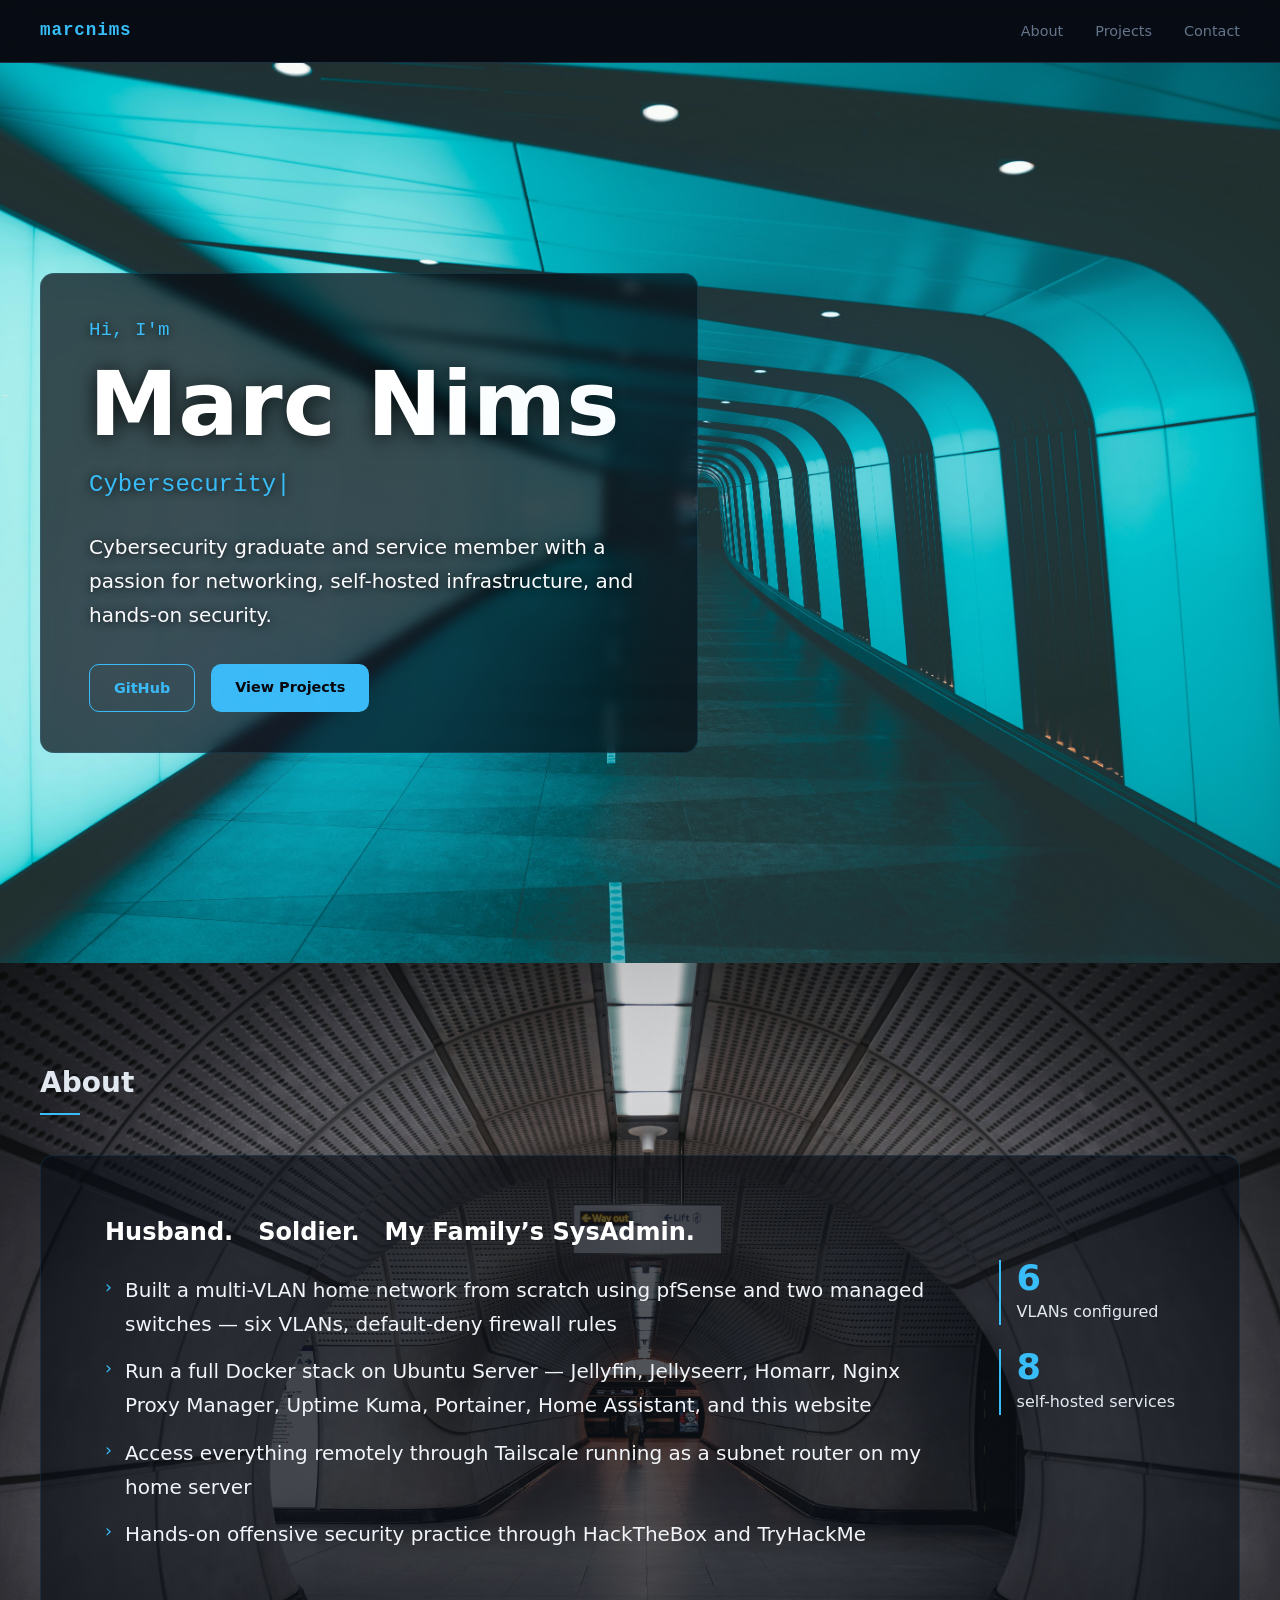
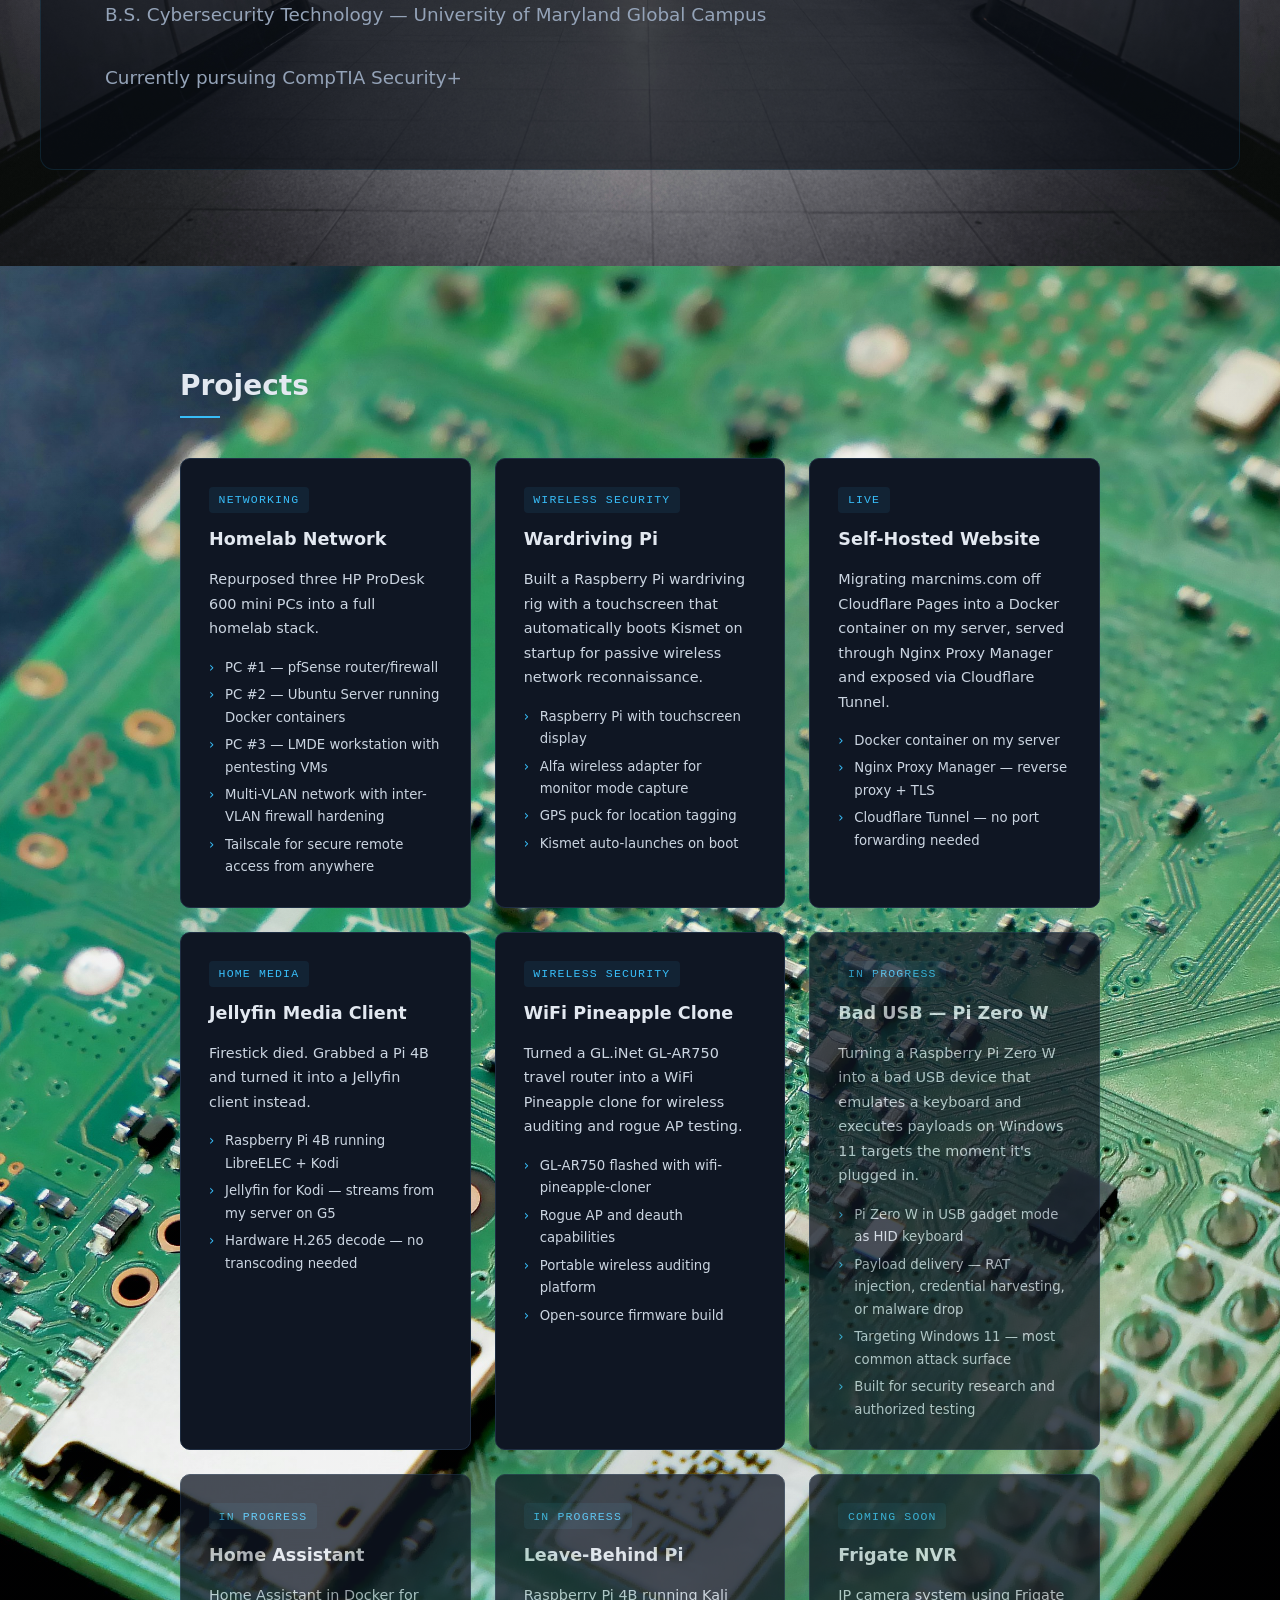
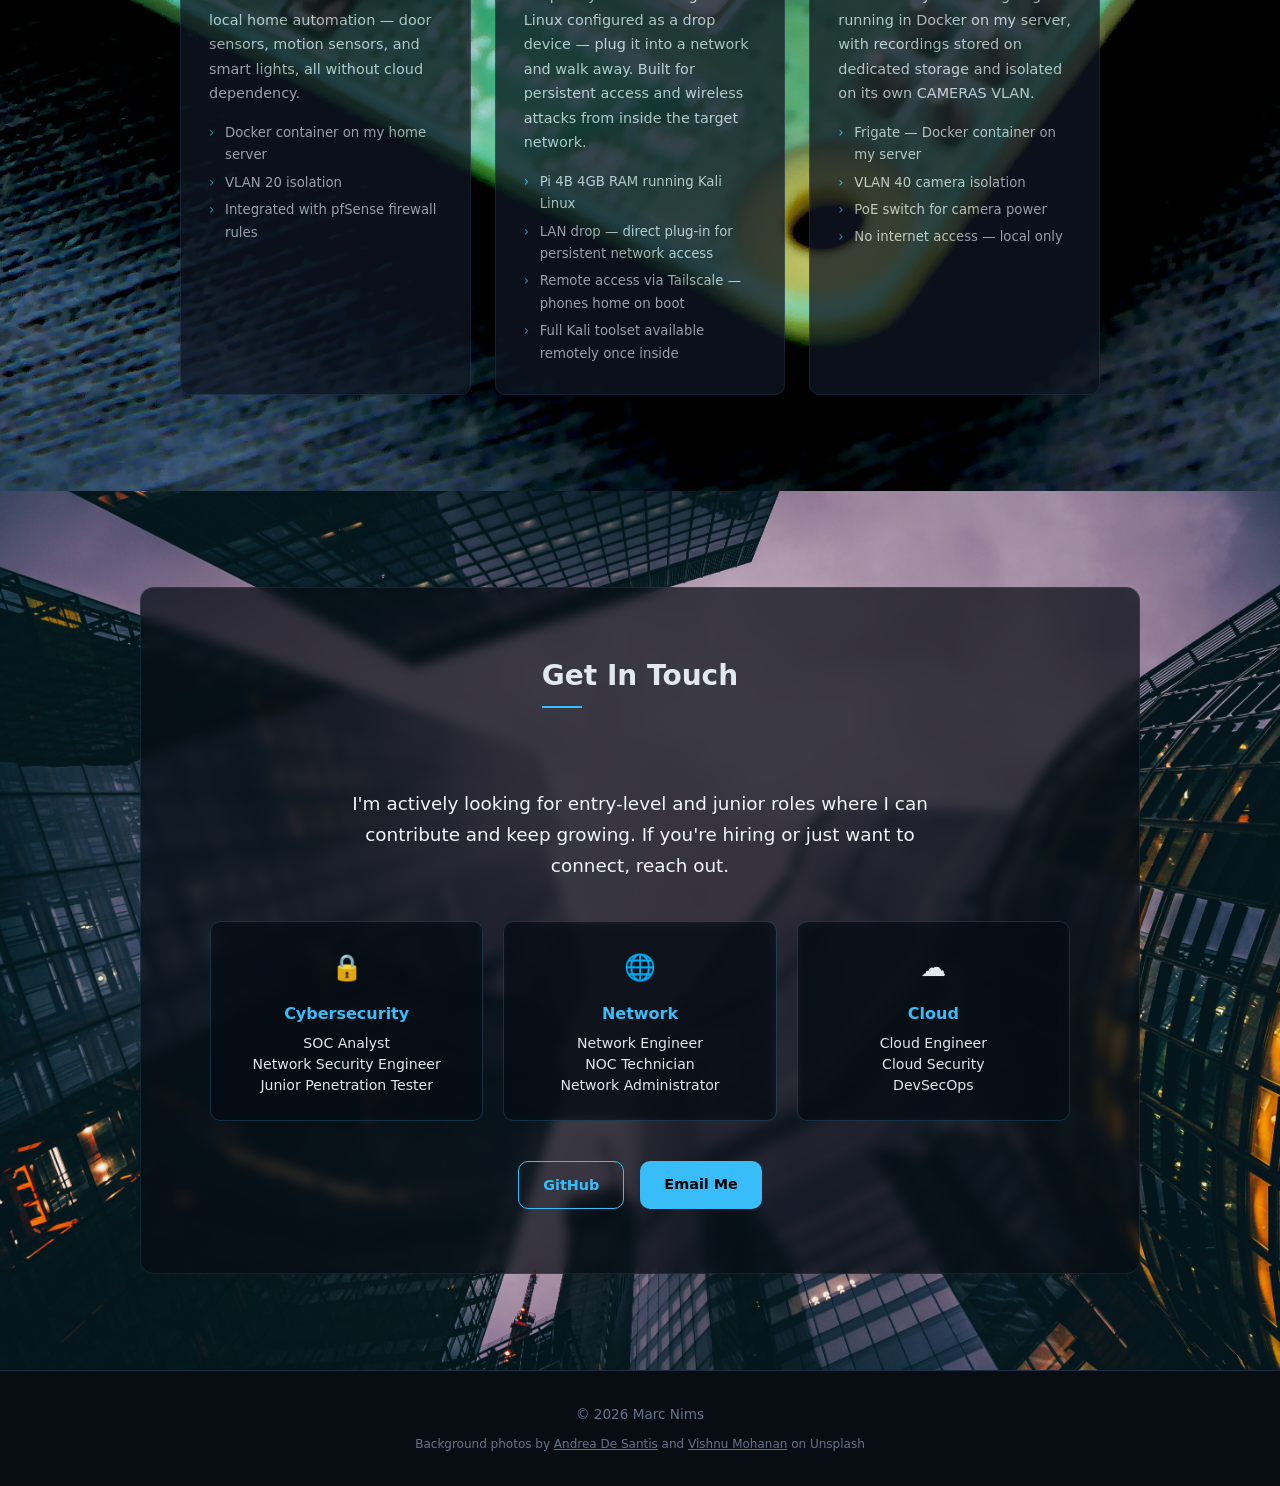
<file: index.html>
<!DOCTYPE html>
<html lang="en">
<head>
  <meta charset="UTF-8" />
  <meta name="viewport" content="width=device-width, initial-scale=1.0" />
  <title>Marc Nims - Portfolio</title>
  <meta name="description" content="Marc Nims &mdash; cybersecurity and homelab portfolio." />
  <link rel="stylesheet" href="style.css" />
</head>
<body>

  <nav>
    <span class="nav-logo">marcnims</span>
    <ul>
      <li><a href="#about">About</a></li>
      <li><a href="#projects">Projects</a></li>
      <li><a href="#contact">Contact</a></li>
    </ul>
  </nav>

  <section id="hero">
    <div class="hero-content">
      <p class="hero-pre">Hi, I'm</p>
      <h1>Marc Nims</h1>
      <p class="hero-title">
        <span id="typed"></span><span class="cursor">|</span>
      </p>
      <p class="hero-desc">
        Cybersecurity graduate and service member with a passion for networking,
        self-hosted infrastructure, and hands-on security.
      </p>
      <div class="hero-cta">
        <a href="https://github.com/marcnims" class="btn btn-outline" target="_blank" rel="noopener">GitHub</a>
        <a href="#projects" class="btn btn-primary">View Projects</a>
      </div>
    </div>
    <div class="hero-bg"></div>
  </section>

  <section id="about">
    <div class="container">
      <h2 class="section-title">About</h2>
      <div class="about-grid">
        <div class="about-text">
          <p class="about-who">Husband. &nbsp; Soldier. &nbsp; My Family&rsquo;s SysAdmin.</p>
          <ul class="about-list">
            <li>Built a multi-VLAN home network from scratch using pfSense and two managed switches &mdash; six VLANs, default-deny firewall rules</li>
            <li>Run a full Docker stack on Ubuntu Server &mdash; Jellyfin, Jellyseerr, Homarr, Nginx Proxy Manager, Uptime Kuma, Portainer, Home Assistant, and this website</li>
            <li>Access everything remotely through Tailscale running as a subnet router on my home server</li>
            <li>Hands-on offensive security practice through HackTheBox and TryHackMe</li>
          </ul>
          <p class="about-creds">
            B.S. Cybersecurity Technology &mdash; University of Maryland Global Campus<br><br>Currently pursuing CompTIA Security+
          </p>
        </div>
        <div class="about-stats">
          <div class="stat">
            <span class="stat-num">6</span>
            <span class="stat-label">VLANs configured</span>
          </div>
          <div class="stat">
            <span class="stat-num">8</span>
            <span class="stat-label">self-hosted services</span>
          </div>
        </div>
      </div>
    </div>
  </section>

  <section id="projects">
    <div class="container">
      <h2 class="section-title">Projects</h2>
      <div class="projects-grid">

        <a href="homelab.html" class="card card-homelab">
          <div class="card-tag">Networking</div>
          <h3>Homelab Network</h3>
          <p>
            Repurposed three HP ProDesk 600 mini PCs into a full homelab stack.
          </p>
          <ul class="card-details">
            <li>PC #1 &mdash; pfSense router/firewall</li>
            <li>PC #2 &mdash; Ubuntu Server running Docker containers</li>
            <li>PC #3 &mdash; LMDE workstation with pentesting VMs</li>
            <li>Multi-VLAN network with inter-VLAN firewall hardening</li>
            <li>Tailscale for secure remote access from anywhere</li>
          </ul>
        </a>

        <a href="wardriving.html" class="card card-ctf">
          <div class="card-tag">Wireless Security</div>
          <h3>Wardriving Pi</h3>
          <p>
            Built a Raspberry Pi wardriving rig with a touchscreen that automatically
            boots Kismet on startup for passive wireless network reconnaissance.
          </p>
          <ul class="card-details">
            <li>Raspberry Pi with touchscreen display</li>
            <li>Alfa wireless adapter for monitor mode capture</li>
            <li>GPS puck for location tagging</li>
            <li>Kismet auto-launches on boot</li>
          </ul>
        </a>

        <a href="self-hosted.html" class="card card-pi">
          <div class="card-tag">Live</div>
          <h3>Self-Hosted Website</h3>
          <p>
            Migrating marcnims.com off Cloudflare Pages into a Docker container
            on my server, served through Nginx Proxy Manager and exposed via Cloudflare Tunnel.
          </p>
          <ul class="card-details">
            <li>Docker container on my server</li>
            <li>Nginx Proxy Manager &mdash; reverse proxy + TLS</li>
            <li>Cloudflare Tunnel &mdash; no port forwarding needed</li>
          </ul>
        </a>

        <a href="jellyfin-pi.html" class="card card-pi">
          <div class="card-tag">Home Media</div>
          <h3>Jellyfin Media Client</h3>
          <p>
            Firestick died. Grabbed a Pi 4B and turned it into a Jellyfin client instead.
          </p>
          <ul class="card-details">
            <li>Raspberry Pi 4B running LibreELEC + Kodi</li>
            <li>Jellyfin for Kodi &mdash; streams from my server on G5</li>
            <li>Hardware H.265 decode &mdash; no transcoding needed</li>
          </ul>
        </a>

        <a href="pineapple.html" class="card">
          <div class="card-tag">Wireless Security</div>
          <h3>WiFi Pineapple Clone</h3>
          <p>
            Turned a GL.iNet GL-AR750 travel router into a WiFi Pineapple clone
            for wireless auditing and rogue AP testing.
          </p>
          <ul class="card-details">
            <li>GL-AR750 flashed with wifi-pineapple-cloner</li>
            <li>Rogue AP and deauth capabilities</li>
            <li>Portable wireless auditing platform</li>
            <li>Open-source firmware build</li>
          </ul>
        </a>

        <a href="badusb.html" class="card card-coming">
          <div class="card-tag">In Progress</div>
          <h3>Bad USB &mdash; Pi Zero W</h3>
          <p>
            Turning a Raspberry Pi Zero W into a bad USB device that emulates a keyboard and
            executes payloads on Windows 11 targets the moment it's plugged in.
          </p>
          <ul class="card-details">
            <li>Pi Zero W in USB gadget mode as HID keyboard</li>
            <li>Payload delivery &mdash; RAT injection, credential harvesting, or malware drop</li>
            <li>Targeting Windows 11 &mdash; most common attack surface</li>
            <li>Built for security research and authorized testing</li>
          </ul>
        </a>

        <a href="homeassistant.html" class="card card-coming card-ha">
          <div class="card-tag">In Progress</div>
          <h3>Home Assistant</h3>
          <p>
            Home Assistant in Docker for local home automation &mdash; door sensors,
            motion sensors, and smart lights, all without cloud dependency.
          </p>
          <ul class="card-details">
            <li>Docker container on my home server</li>
            <li>VLAN 20 isolation</li>
            <li>Integrated with pfSense firewall rules</li>
          </ul>
        </a>

        <a href="leavebehind.html" class="card card-coming">
          <div class="card-tag">In Progress</div>
          <h3>Leave-Behind Pi</h3>
          <p>
            Raspberry Pi 4B running Kali Linux configured as a drop device &mdash; plug it into
            a network and walk away. Built for persistent access and wireless attacks from inside the target network.
          </p>
          <ul class="card-details">
            <li>Pi 4B 4GB RAM running Kali Linux</li>
            <li>LAN drop &mdash; direct plug-in for persistent network access</li>
            <li>Remote access via Tailscale &mdash; phones home on boot</li>
            <li>Full Kali toolset available remotely once inside</li>
          </ul>
        </a>

        <a href="frigate.html" class="card card-coming">
          <div class="card-tag">Coming Soon</div>
          <h3>Frigate NVR</h3>
          <p>
            IP camera system using Frigate running in Docker on my server, with recordings
            stored on dedicated storage and isolated on its own CAMERAS VLAN.
          </p>
          <ul class="card-details">
            <li>Frigate &mdash; Docker container on my server</li>
            <li>VLAN 40 camera isolation</li>
            <li>PoE switch for camera power</li>
            <li>No internet access &mdash; local only</li>
          </ul>
        </a>

      </div>
    </div>
  </section>


  <section id="contact">
    <div class="container contact-inner">
      <h2 class="section-title">Get In Touch</h2>
      <p class="contact-lead">
        I'm actively looking for entry-level and junior roles where I can contribute
        and keep growing. If you're hiring or just want to connect, reach out.
      </p>

      <div class="contact-roles">
        <div class="contact-role">
          <span class="role-icon">&#128274;</span>
          <h4>Cybersecurity</h4>
          <p>SOC Analyst<br>Network Security Engineer<br>Junior Penetration Tester</p>
        </div>
        <div class="contact-role">
          <span class="role-icon">&#127760;</span>
          <h4>Network</h4>
          <p>Network Engineer<br>NOC Technician<br>Network Administrator</p>
        </div>
        <div class="contact-role">
          <span class="role-icon">&#9729;&#65039;</span>
          <h4>Cloud</h4>
          <p>Cloud Engineer<br>Cloud Security<br>DevSecOps</p>
        </div>
      </div>

      <div class="contact-links">
        <a href="https://github.com/marcnims" target="_blank" rel="noopener" class="btn btn-outline">GitHub</a>
        <a href="mailto:marc.nims@pm.me" class="btn btn-primary">Email Me</a>
      </div>
    </div>
  </section>

  <footer>
    <p>© 2026 Marc Nims</p>
    <p class="photo-credit">Background photos by <a href="https://unsplash.com/@santesson89" target="_blank" rel="noopener">Andrea De Santis</a> and <a href="https://unsplash.com/@vishnumaiea" target="_blank" rel="noopener">Vishnu Mohanan</a> on Unsplash</p>
  </footer>

  <script src="script.js"></script>
</body>
</html>
</file>
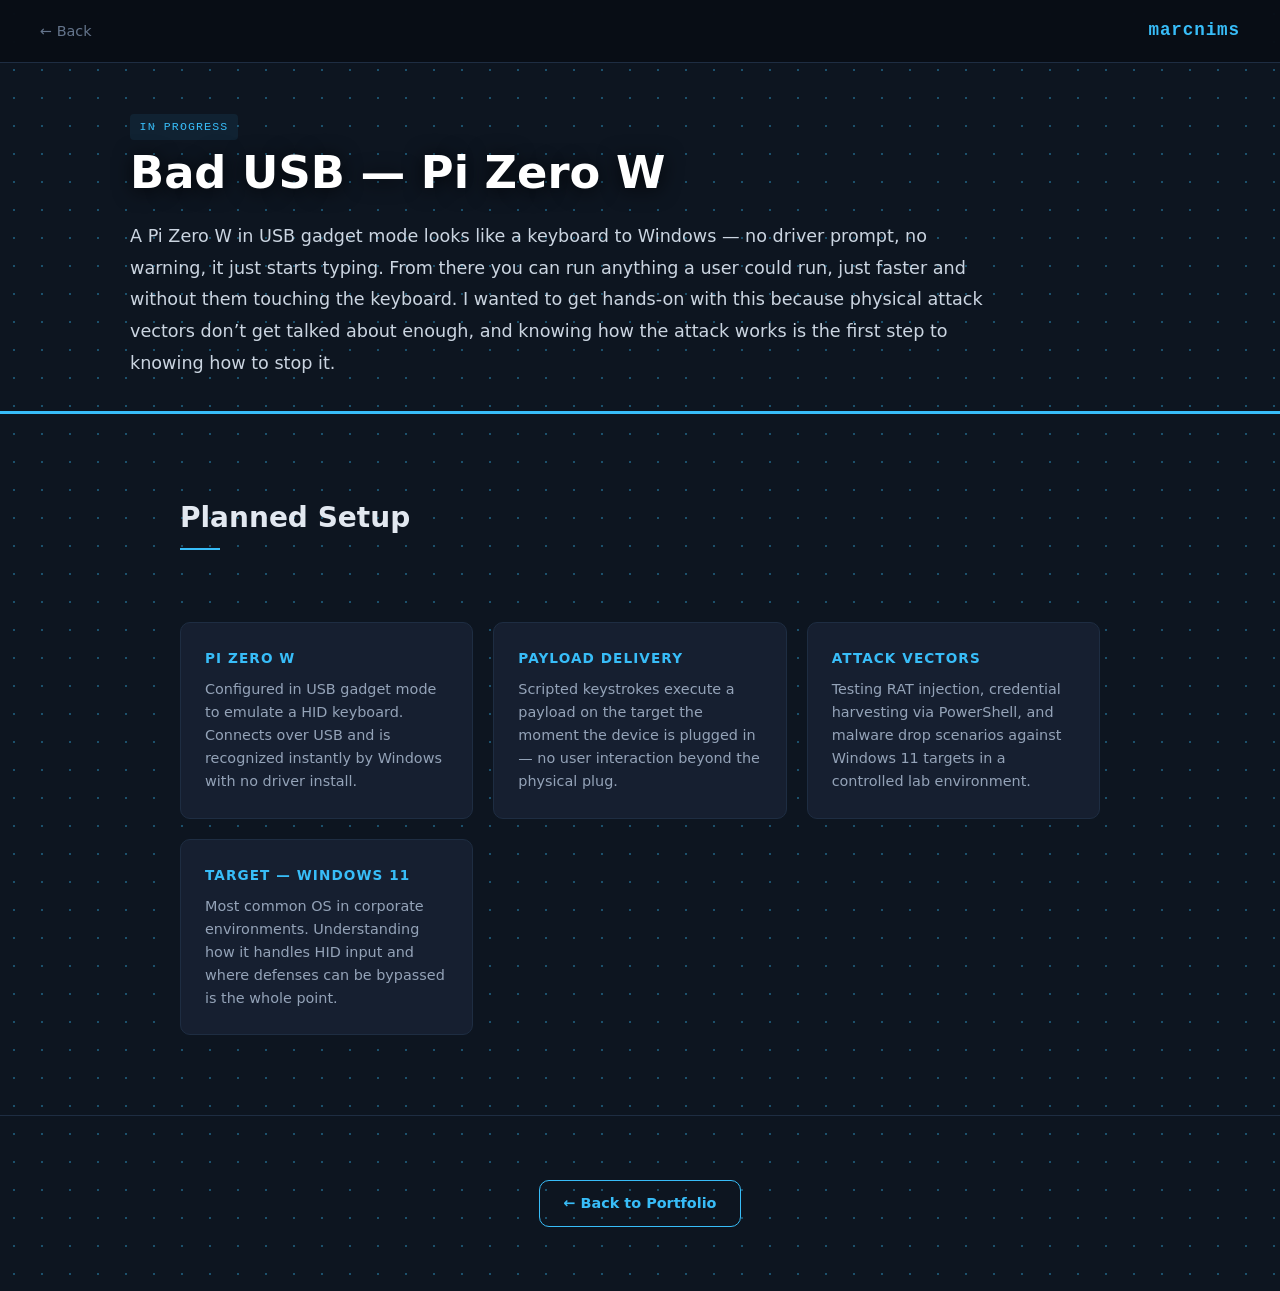
<file: badusb.html>
<!DOCTYPE html>
<html lang="en">
<head>
  <meta charset="UTF-8" />
  <meta name="viewport" content="width=device-width, initial-scale=1.0" />
  <title>Bad USB - Marc Nims</title>
  <link rel="stylesheet" href="style.css" />
  <link rel="stylesheet" href="project.css" />
</head>
<body class="page-project">

  <nav>
    <a href="index.html#projects" class="nav-back">&#8592; Back</a>
    <span class="nav-logo">marcnims</span>
  </nav>

  <section class="project-header">
    <div class="container">
      <span class="card-tag">In Progress</span>
      <h1>Bad USB &mdash; Pi Zero W</h1>
      <p class="project-body">
        A Pi Zero W in USB gadget mode looks like a
        keyboard to Windows &mdash; no driver prompt, no warning, it just starts typing. From there you can
        run anything a user could run, just faster and without them touching the keyboard. I wanted to get
        hands-on with this because physical attack vectors don&rsquo;t get talked about enough, and knowing
        how the attack works is the first step to knowing how to stop it.
      </p>
    </div>
  </section>

  <section class="project-section alt">
    <div class="container">
      <h2 class="section-title">Planned Setup</h2>
      <div class="project-grid">
        <div class="project-detail-card">
          <h4>Pi Zero W</h4>
          <p>Configured in USB gadget mode to emulate a HID keyboard. Connects over USB and is recognized instantly by Windows with no driver install.</p>
        </div>
        <div class="project-detail-card">
          <h4>Payload Delivery</h4>
          <p>Scripted keystrokes execute a payload on the target the moment the device is plugged in &mdash; no user interaction beyond the physical plug.</p>
        </div>
        <div class="project-detail-card">
          <h4>Attack Vectors</h4>
          <p>Testing RAT injection, credential harvesting via PowerShell, and malware drop scenarios against Windows 11 targets in a controlled lab environment.</p>
        </div>
        <div class="project-detail-card">
          <h4>Target &mdash; Windows 11</h4>
          <p>Most common OS in corporate environments. Understanding how it handles HID input and where defenses can be bypassed is the whole point.</p>
        </div>
      </div>
    </div>
  </section>

  <div class="project-footer">
    <a href="index.html#projects" class="btn btn-outline">&#8592; Back to Portfolio</a>
  </div>

</body>
</html>
</file>
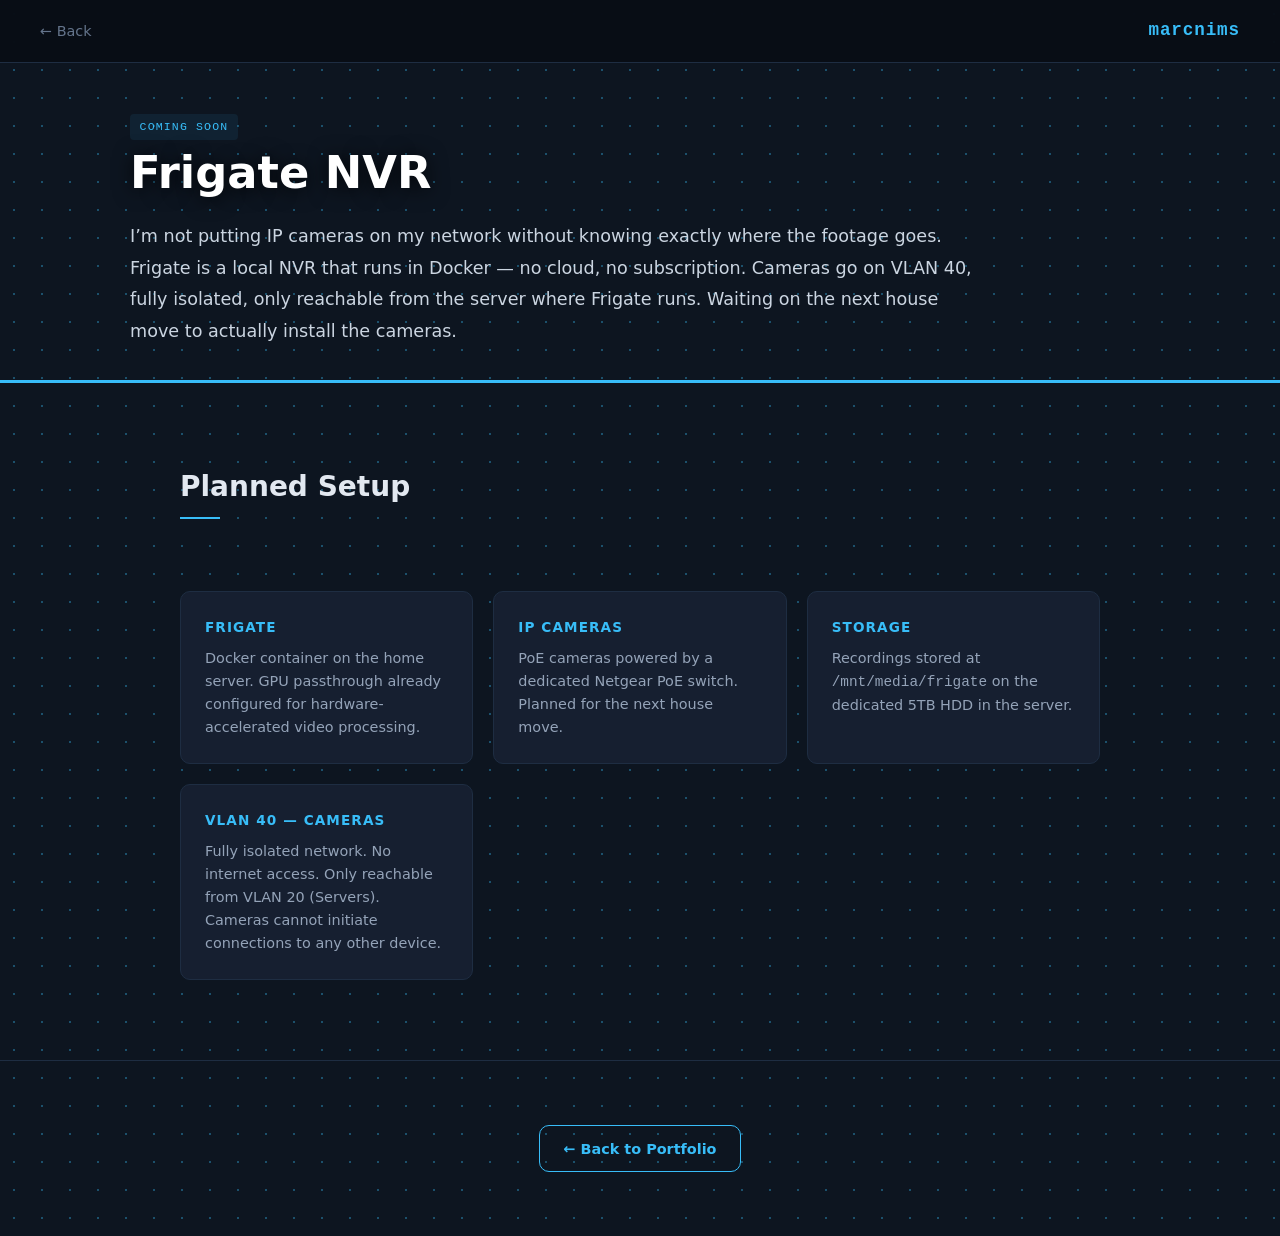
<file: frigate.html>
<!DOCTYPE html>
<html lang="en">
<head>
  <meta charset="UTF-8" />
  <meta name="viewport" content="width=device-width, initial-scale=1.0" />
  <title>Frigate NVR - Marc Nims</title>
  <link rel="stylesheet" href="style.css" />
  <link rel="stylesheet" href="project.css" />
</head>
<body class="page-project">

  <nav>
    <a href="index.html#projects" class="nav-back">&#8592; Back</a>
    <span class="nav-logo">marcnims</span>
  </nav>

  <section class="project-header">
    <div class="container">
      <span class="card-tag">Coming Soon</span>
      <h1>Frigate NVR</h1>
      <p class="project-body">
        I&rsquo;m not putting IP cameras on my network without knowing exactly where the footage goes.
        Frigate is a local NVR that runs in Docker &mdash; no cloud, no subscription. Cameras go on
        VLAN 40, fully isolated, only reachable from the server where Frigate runs. Waiting on the
        next house move to actually install the cameras.
      </p>
    </div>
  </section>

  <section class="project-section alt">
    <div class="container">
      <h2 class="section-title">Planned Setup</h2>
      <div class="project-grid">
        <div class="project-detail-card">
          <h4>Frigate</h4>
          <p>Docker container on the home server. GPU passthrough already configured for hardware-accelerated video processing.</p>
        </div>
        <div class="project-detail-card">
          <h4>IP Cameras</h4>
          <p>PoE cameras powered by a dedicated Netgear PoE switch. Planned for the next house move.</p>
        </div>
        <div class="project-detail-card">
          <h4>Storage</h4>
          <p>Recordings stored at <code>/mnt/media/frigate</code> on the dedicated 5TB HDD in the server.</p>
        </div>
        <div class="project-detail-card">
          <h4>VLAN 40 &mdash; Cameras</h4>
          <p>Fully isolated network. No internet access. Only reachable from VLAN 20 (Servers). Cameras cannot initiate connections to any other device.</p>
        </div>
      </div>
    </div>
  </section>

  <div class="project-footer">
    <a href="index.html#projects" class="btn btn-outline">&#8592; Back to Portfolio</a>
  </div>

</body>
</html>
</file>
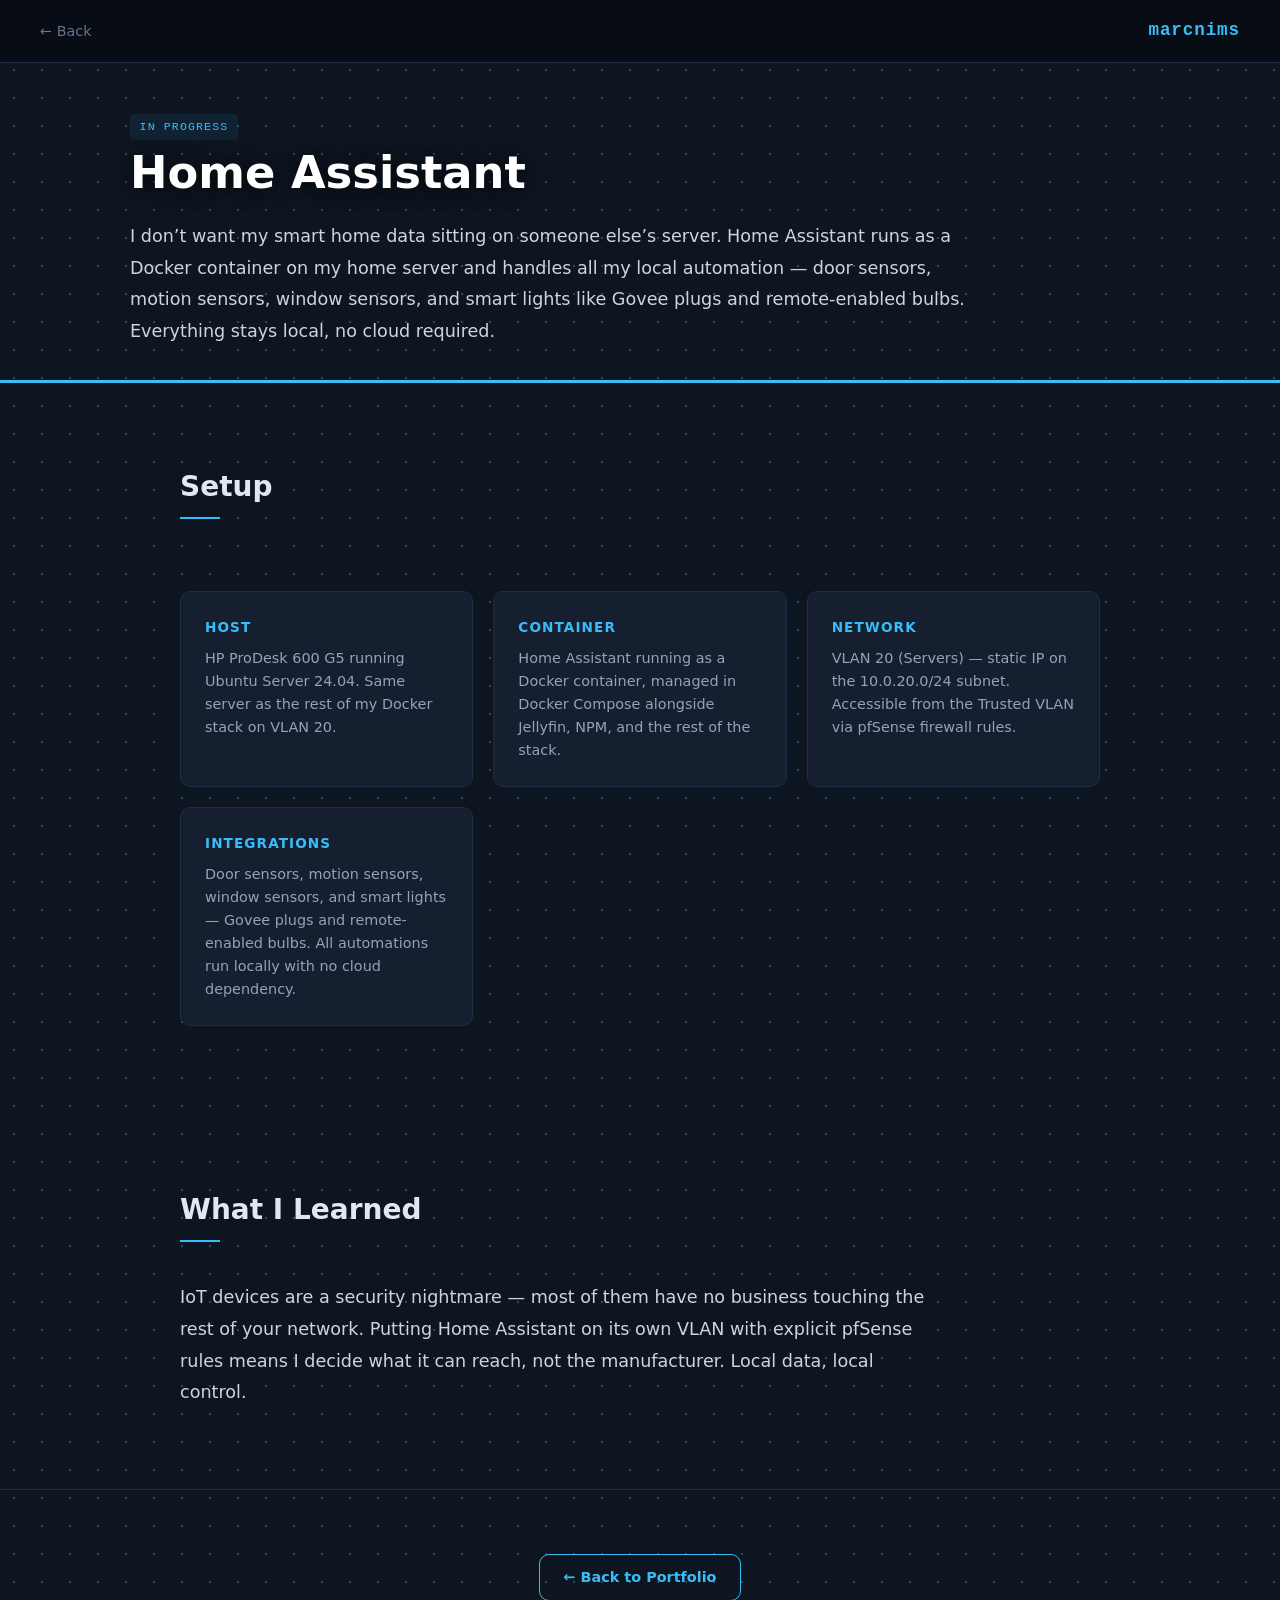
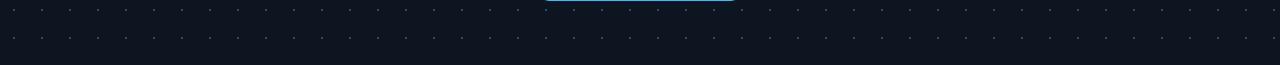
<file: homeassistant.html>
<!DOCTYPE html>
<html lang="en">
<head>
  <meta charset="UTF-8" />
  <meta name="viewport" content="width=device-width, initial-scale=1.0" />
  <title>Home Assistant - Marc Nims</title>
  <link rel="stylesheet" href="style.css" />
  <link rel="stylesheet" href="project.css" />
</head>
<body class="page-project">

  <nav>
    <a href="index.html#projects" class="nav-back">&#8592; Back</a>
    <span class="nav-logo">marcnims</span>
  </nav>

  <section class="project-header">
    <div class="container">
      <span class="card-tag">In Progress</span>
      <h1>Home Assistant</h1>
      <p class="project-body">
        I don&rsquo;t want my smart home data sitting on someone else&rsquo;s server. Home Assistant
        runs as a Docker container on my home server and handles all my local automation &mdash; door
        sensors, motion sensors, window sensors, and smart lights like Govee plugs and remote-enabled
        bulbs. Everything stays local, no cloud required.
      </p>
    </div>
  </section>

  <section class="project-section alt">
    <div class="container">
      <h2 class="section-title">Setup</h2>
      <div class="project-grid">
        <div class="project-detail-card">
          <h4>Host</h4>
          <p>HP ProDesk 600 G5 running Ubuntu Server 24.04. Same server as the rest of my Docker stack on VLAN 20.</p>
        </div>
        <div class="project-detail-card">
          <h4>Container</h4>
          <p>Home Assistant running as a Docker container, managed in Docker Compose alongside Jellyfin, NPM, and the rest of the stack.</p>
        </div>
        <div class="project-detail-card">
          <h4>Network</h4>
          <p>VLAN 20 (Servers) &mdash; static IP on the 10.0.20.0/24 subnet. Accessible from the Trusted VLAN via pfSense firewall rules.</p>
        </div>
        <div class="project-detail-card">
          <h4>Integrations</h4>
          <p>Door sensors, motion sensors, window sensors, and smart lights &mdash; Govee plugs and remote-enabled bulbs. All automations run locally with no cloud dependency.</p>
        </div>
      </div>
    </div>
  </section>

  <section class="project-section">
    <div class="container">
      <h2 class="section-title">What I Learned</h2>
      <p class="project-body">
        IoT devices are a security nightmare &mdash; most of them have no business touching the rest
        of your network. Putting Home Assistant on its own VLAN with explicit pfSense rules means I
        decide what it can reach, not the manufacturer. Local data, local control.
      </p>
    </div>
  </section>

  <div class="project-footer">
    <a href="index.html#projects" class="btn btn-outline">&#8592; Back to Portfolio</a>
  </div>

</body>
</html>
</file>
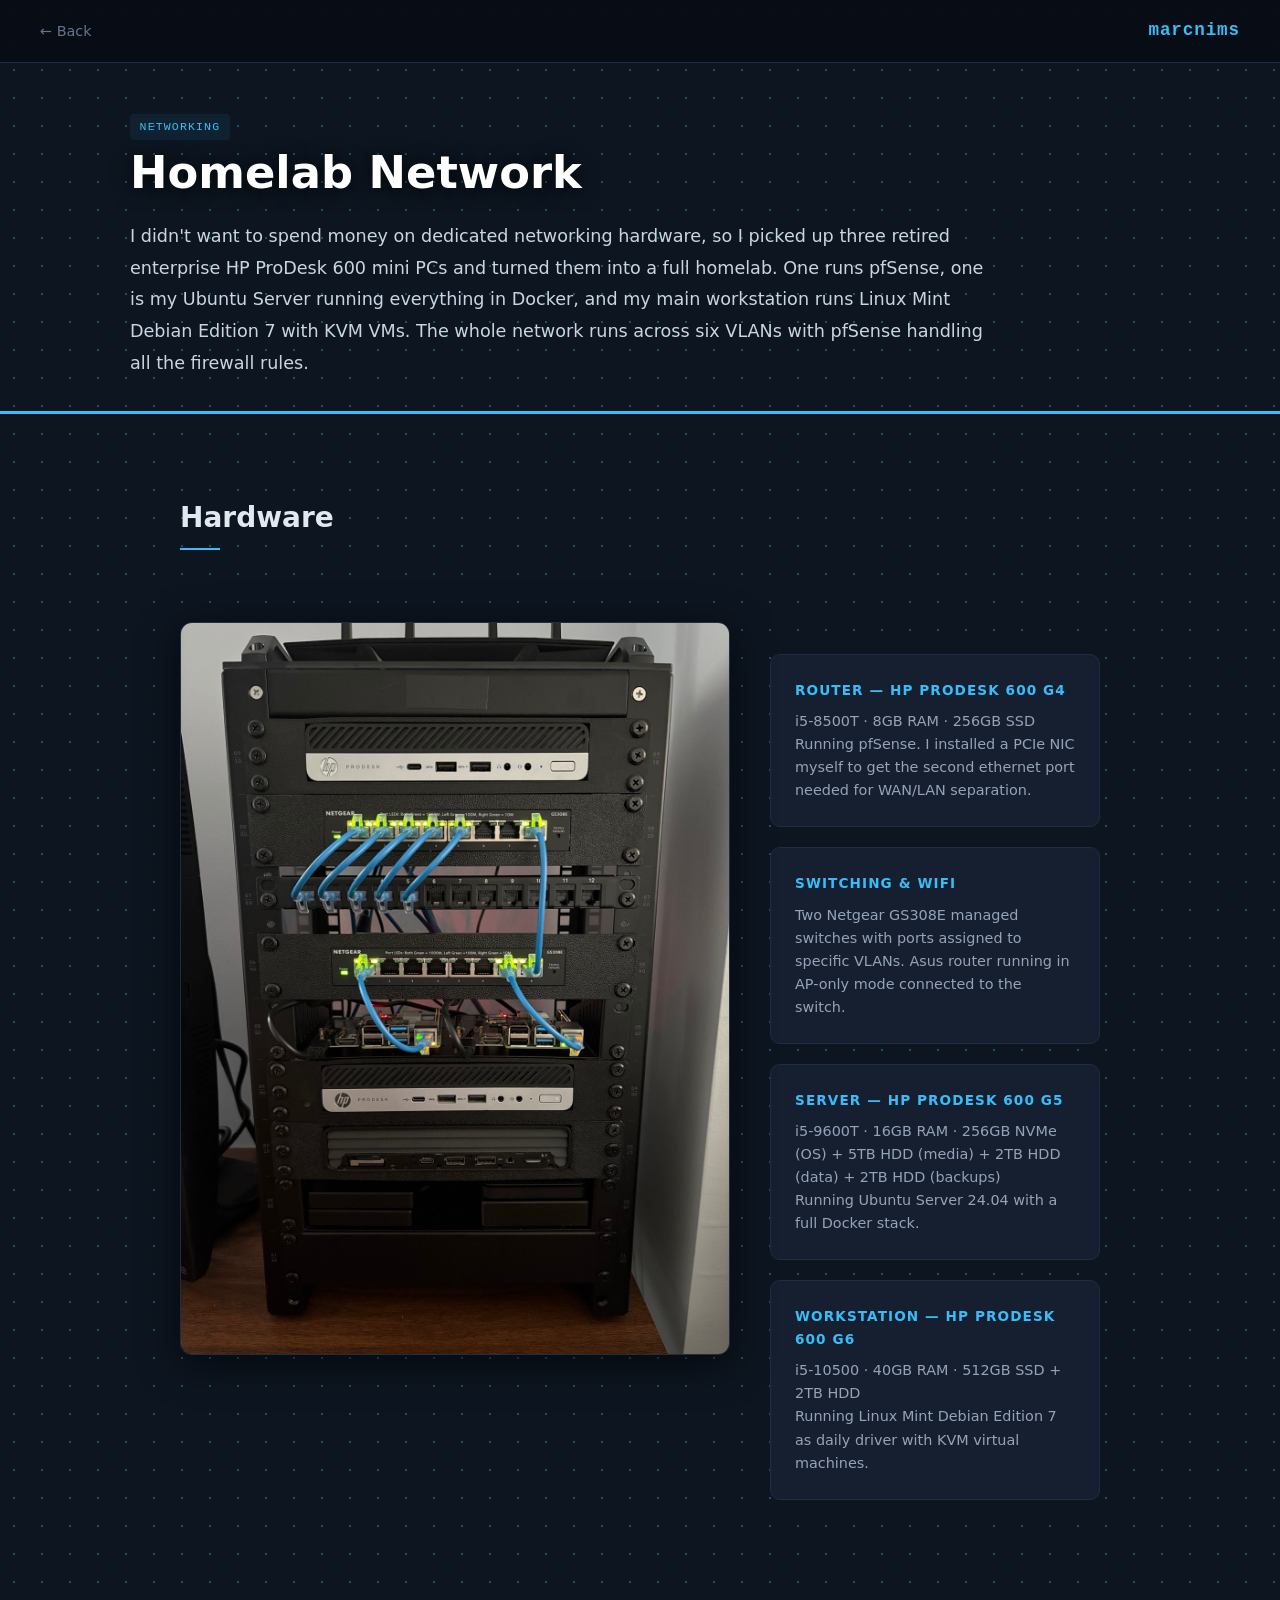
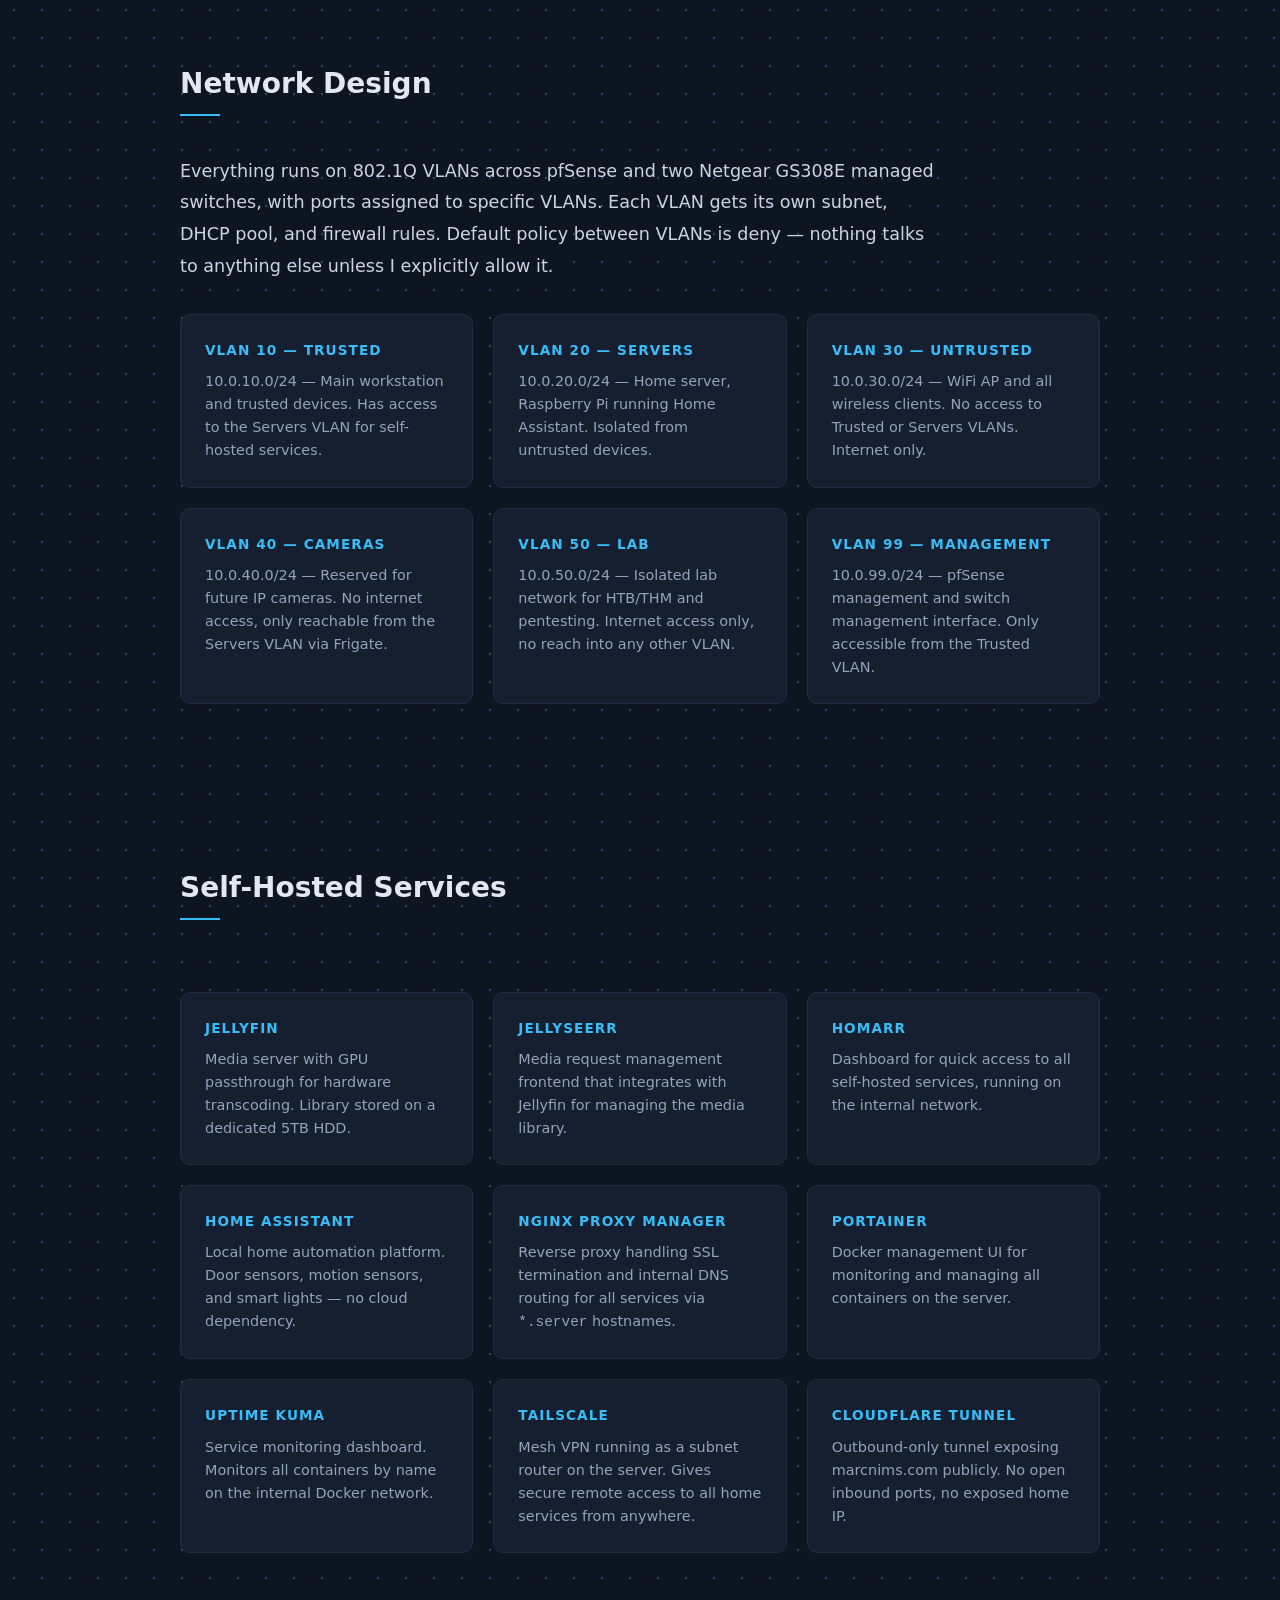
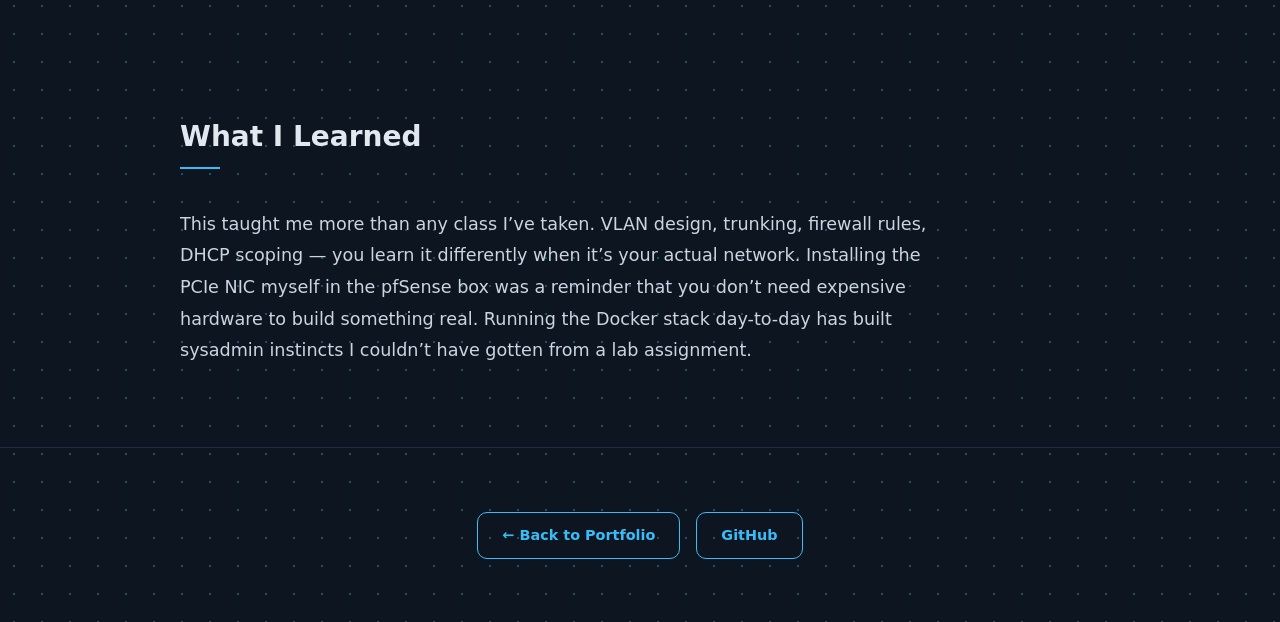
<file: homelab.html>
<!DOCTYPE html>
<html lang="en">
<head>
  <meta charset="UTF-8" />
  <meta name="viewport" content="width=device-width, initial-scale=1.0" />
  <title>Homelab Network - Marc Nims</title>
  <link rel="stylesheet" href="style.css" />
  <link rel="stylesheet" href="project.css" />
</head>
<body class="page-project">

  <nav>
    <a href="index.html#projects" class="nav-back">&#8592; Back</a>
    <span class="nav-logo">marcnims</span>
  </nav>

  <section class="project-header">
    <div class="container">
      <span class="card-tag">Networking</span>
      <h1>Homelab Network</h1>
      <p class="project-body">
        I didn't want to spend money on dedicated networking hardware, so I picked up three retired enterprise HP ProDesk
        600 mini PCs and turned them into a full homelab. One runs pfSense, one is my Ubuntu Server running
        everything in Docker, and my main workstation runs Linux Mint Debian Edition 7 with KVM VMs. The whole
        network runs across six VLANs with pfSense handling all the firewall rules.
      </p>
    </div>
  </section>

  <section class="project-section alt">
    <div class="container">
      <h2 class="section-title">Hardware</h2>
      <div class="hardware-layout">
        <img src="Pictures/homelab2.jpg" alt="My homelab server rack" class="hardware-img" />
        <div class="project-grid">
          <div class="project-detail-card">
            <h4>Router &mdash; HP ProDesk 600 G4</h4>
            <p>i5-8500T &middot; 8GB RAM &middot; 256GB SSD<br>Running pfSense. I installed a PCIe NIC myself to get the second ethernet port needed for WAN/LAN separation.</p>
          </div>
          <div class="project-detail-card">
            <h4>Switching &amp; WiFi</h4>
            <p>Two Netgear GS308E managed switches with ports assigned to specific VLANs. Asus router running in AP-only mode connected to the switch.</p>
          </div>
          <div class="project-detail-card">
            <h4>Server &mdash; HP ProDesk 600 G5</h4>
            <p>i5-9600T &middot; 16GB RAM &middot; 256GB NVMe (OS) + 5TB HDD (media) + 2TB HDD (data) + 2TB HDD (backups)<br>Running Ubuntu Server 24.04 with a full Docker stack.</p>
          </div>
          <div class="project-detail-card">
            <h4>Workstation &mdash; HP ProDesk 600 G6</h4>
            <p>i5-10500 &middot; 40GB RAM &middot; 512GB SSD + 2TB HDD<br>Running Linux Mint Debian Edition 7 as daily driver with KVM virtual machines.</p>
          </div>
        </div>
      </div>
    </div>
  </section>

  <section class="project-section">
    <div class="container">
      <h2 class="section-title">Network Design</h2>
      <p class="project-body">
        Everything runs on 802.1Q VLANs across pfSense and two Netgear GS308E managed switches, with
        ports assigned to specific VLANs. Each VLAN gets its own subnet, DHCP pool, and firewall rules.
        Default policy between VLANs is deny &mdash; nothing talks to anything else unless I explicitly allow it.
      </p>
      <div class="project-grid">
        <div class="project-detail-card">
          <h4>VLAN 10 &mdash; Trusted</h4>
          <p>10.0.10.0/24 &mdash; Main workstation and trusted devices. Has access to the Servers VLAN for self-hosted services.</p>
        </div>
        <div class="project-detail-card">
          <h4>VLAN 20 &mdash; Servers</h4>
          <p>10.0.20.0/24 &mdash; Home server, Raspberry Pi running Home Assistant. Isolated from untrusted devices.</p>
        </div>
        <div class="project-detail-card">
          <h4>VLAN 30 &mdash; Untrusted</h4>
          <p>10.0.30.0/24 &mdash; WiFi AP and all wireless clients. No access to Trusted or Servers VLANs. Internet only.</p>
        </div>
        <div class="project-detail-card">
          <h4>VLAN 40 &mdash; Cameras</h4>
          <p>10.0.40.0/24 &mdash; Reserved for future IP cameras. No internet access, only reachable from the Servers VLAN via Frigate.</p>
        </div>
        <div class="project-detail-card">
          <h4>VLAN 50 &mdash; Lab</h4>
          <p>10.0.50.0/24 &mdash; Isolated lab network for HTB/THM and pentesting. Internet access only, no reach into any other VLAN.</p>
        </div>
        <div class="project-detail-card">
          <h4>VLAN 99 &mdash; Management</h4>
          <p>10.0.99.0/24 &mdash; pfSense management and switch management interface. Only accessible from the Trusted VLAN.</p>
        </div>
      </div>
    </div>
  </section>

  <section class="project-section alt">
    <div class="container">
      <h2 class="section-title">Self-Hosted Services</h2>
      <div class="project-grid">
        <div class="project-detail-card">
          <h4>Jellyfin</h4>
          <p>Media server with GPU passthrough for hardware transcoding. Library stored on a dedicated 5TB HDD.</p>
        </div>
        <div class="project-detail-card">
          <h4>Jellyseerr</h4>
          <p>Media request management frontend that integrates with Jellyfin for managing the media library.</p>
        </div>
        <div class="project-detail-card">
          <h4>Homarr</h4>
          <p>Dashboard for quick access to all self-hosted services, running on the internal network.</p>
        </div>
        <div class="project-detail-card">
          <h4>Home Assistant</h4>
          <p>Local home automation platform. Door sensors, motion sensors, and smart lights &mdash; no cloud dependency.</p>
        </div>
        <div class="project-detail-card">
          <h4>Nginx Proxy Manager</h4>
          <p>Reverse proxy handling SSL termination and internal DNS routing for all services via <code>*.server</code> hostnames.</p>
        </div>
        <div class="project-detail-card">
          <h4>Portainer</h4>
          <p>Docker management UI for monitoring and managing all containers on the server.</p>
        </div>
        <div class="project-detail-card">
          <h4>Uptime Kuma</h4>
          <p>Service monitoring dashboard. Monitors all containers by name on the internal Docker network.</p>
        </div>
        <div class="project-detail-card">
          <h4>Tailscale</h4>
          <p>Mesh VPN running as a subnet router on the server. Gives secure remote access to all home services from anywhere.</p>
        </div>
        <div class="project-detail-card">
          <h4>Cloudflare Tunnel</h4>
          <p>Outbound-only tunnel exposing marcnims.com publicly. No open inbound ports, no exposed home IP.</p>
        </div>
      </div>
    </div>
  </section>

  <section class="project-section">
    <div class="container">
      <h2 class="section-title">What I Learned</h2>
      <p class="project-body">
        This taught me more than any class I&rsquo;ve taken. VLAN design, trunking, firewall rules, DHCP
        scoping &mdash; you learn it differently when it&rsquo;s your actual network. Installing the PCIe NIC
        myself in the pfSense box was a reminder that you don&rsquo;t need expensive hardware to build
        something real. Running the Docker stack day-to-day has built sysadmin instincts I couldn&rsquo;t
        have gotten from a lab assignment.
      </p>
    </div>
  </section>

  <div class="project-footer" style="gap: 1rem;">
    <a href="index.html#projects" class="btn btn-outline">&#8592; Back to Portfolio</a>
    <a href="https://github.com/marcnims/homelab" target="_blank" rel="noopener" class="btn btn-outline">GitHub</a>
  </div>

</body>
</html>
</file>
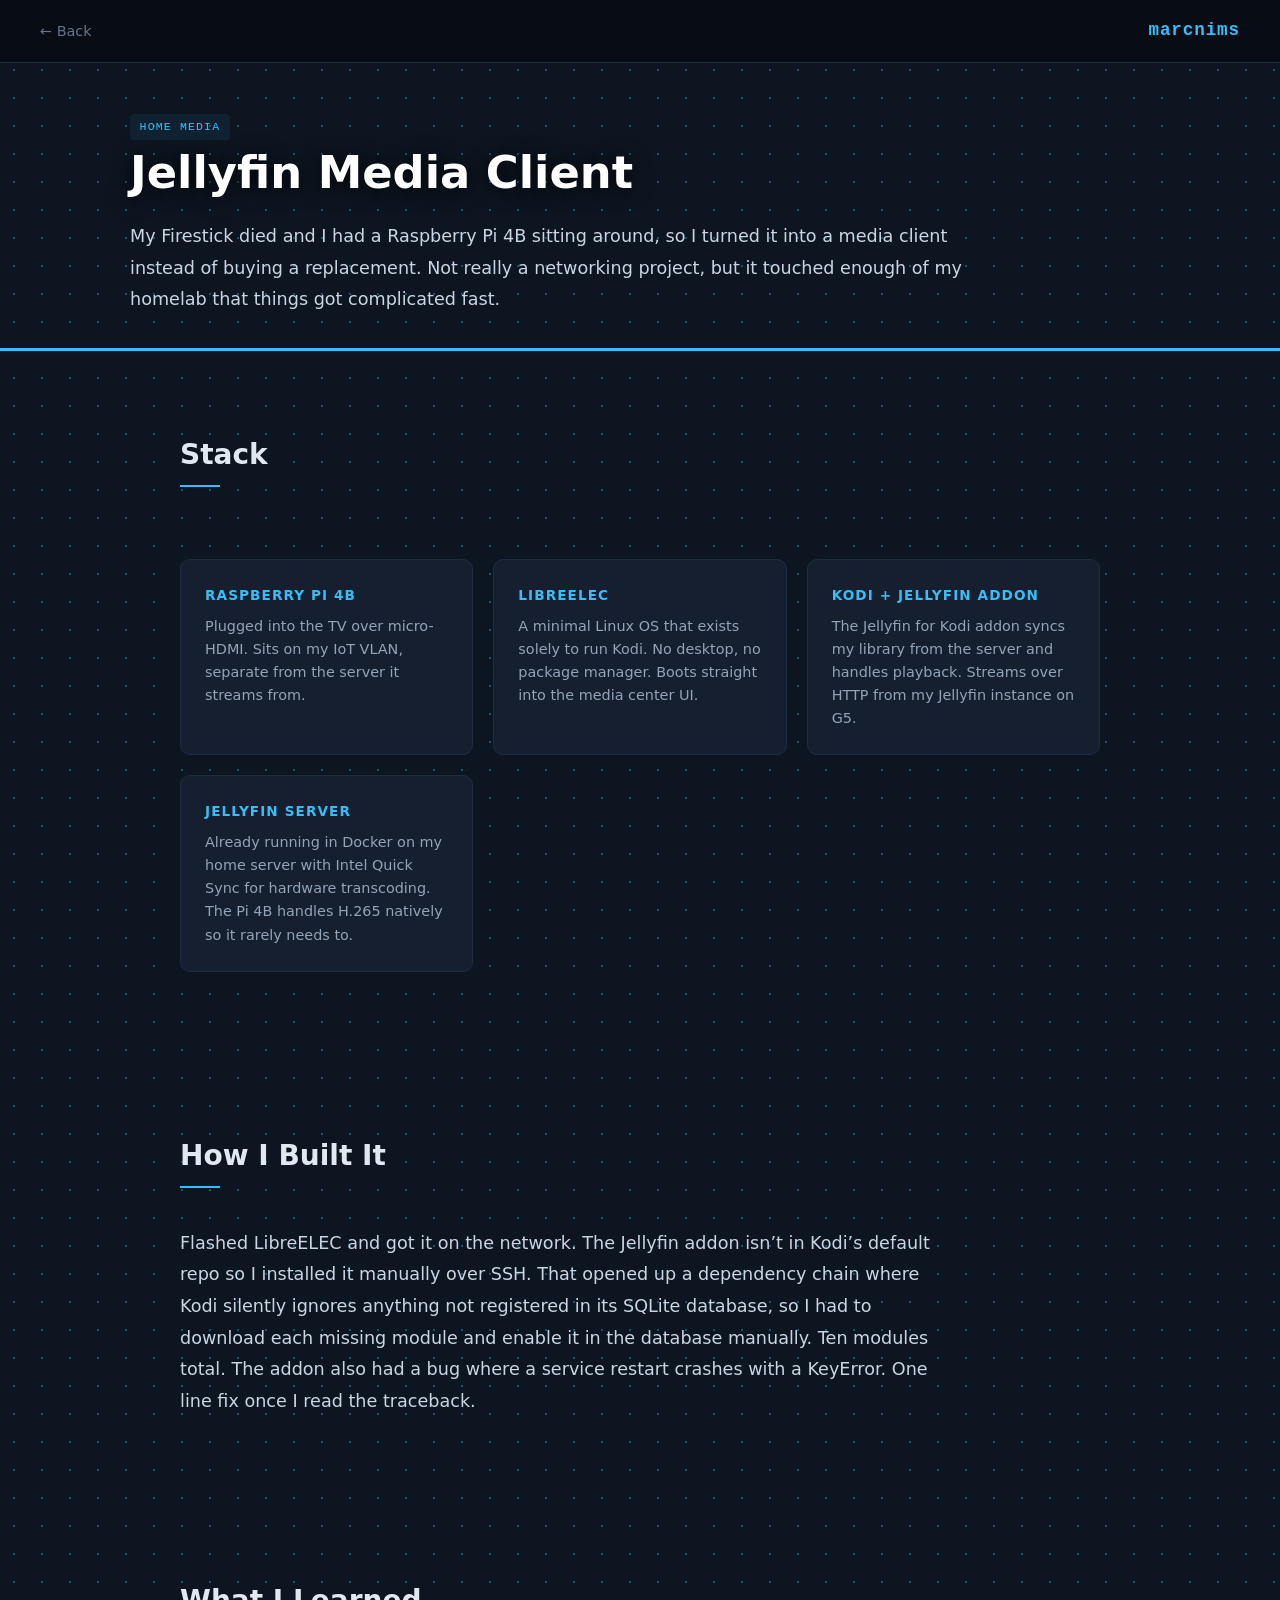
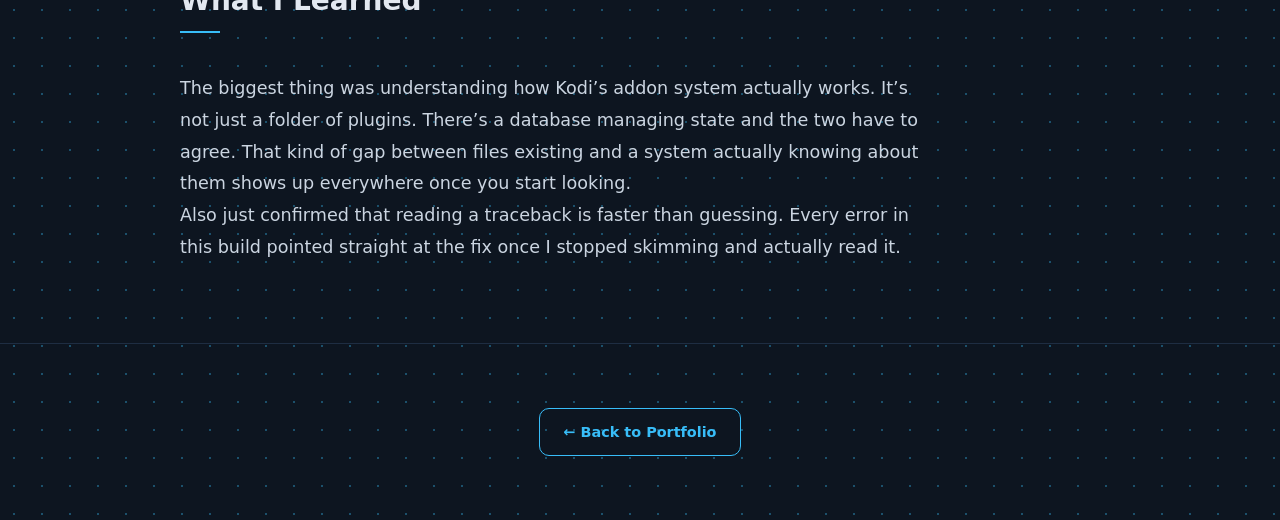
<file: jellyfin-pi.html>
<!DOCTYPE html>
<html lang="en">
<head>
  <meta charset="UTF-8" />
  <meta name="viewport" content="width=device-width, initial-scale=1.0" />
  <title>Jellyfin Media Client - Marc Nims</title>
  <link rel="stylesheet" href="style.css" />
  <link rel="stylesheet" href="project.css" />
</head>
<body class="page-project">

  <nav>
    <a href="index.html#projects" class="nav-back">&#8592; Back</a>
    <span class="nav-logo">marcnims</span>
  </nav>

  <section class="project-header">
    <div class="container">
      <span class="card-tag">Home Media</span>
      <h1>Jellyfin Media Client</h1>
      <p class="project-body">
        My Firestick died and I had a Raspberry Pi 4B sitting around, so I turned it into a
        media client instead of buying a replacement. Not really a networking project, but it
        touched enough of my homelab that things got complicated fast.
      </p>
    </div>
  </section>

  <section class="project-section alt">
    <div class="container">
      <h2 class="section-title">Stack</h2>
      <div class="project-grid">
        <div class="project-detail-card">
          <h4>Raspberry Pi 4B</h4>
          <p>Plugged into the TV over micro-HDMI. Sits on my IoT VLAN, separate from the server it streams from.</p>
        </div>
        <div class="project-detail-card">
          <h4>LibreELEC</h4>
          <p>A minimal Linux OS that exists solely to run Kodi. No desktop, no package manager. Boots straight into the media center UI.</p>
        </div>
        <div class="project-detail-card">
          <h4>Kodi + Jellyfin Addon</h4>
          <p>The Jellyfin for Kodi addon syncs my library from the server and handles playback. Streams over HTTP from my Jellyfin instance on G5.</p>
        </div>
        <div class="project-detail-card">
          <h4>Jellyfin Server</h4>
          <p>Already running in Docker on my home server with Intel Quick Sync for hardware transcoding. The Pi 4B handles H.265 natively so it rarely needs to.</p>
        </div>
      </div>
    </div>
  </section>

  <section class="project-section">
    <div class="container">
      <h2 class="section-title">How I Built It</h2>
      <p class="project-body">
        Flashed LibreELEC and got it on the network. The Jellyfin addon isn&rsquo;t in Kodi&rsquo;s default
        repo so I installed it manually over SSH. That opened up a dependency chain where Kodi
        silently ignores anything not registered in its SQLite database, so I had to download
        each missing module and enable it in the database manually. Ten modules total. The addon
        also had a bug where a service restart crashes with a KeyError. One line fix once I read
        the traceback.
      </p>
    </div>
  </section>

  <section class="project-section alt">
    <div class="container">
      <h2 class="section-title">What I Learned</h2>
      <p class="project-body">
        The biggest thing was understanding how Kodi&rsquo;s addon system actually works. It&rsquo;s not
        just a folder of plugins. There&rsquo;s a database managing state and the two have to agree.
        That kind of gap between files existing and a system actually knowing about them shows
        up everywhere once you start looking.
      </p>
      <p class="project-body">
        Also just confirmed that reading a traceback is faster than guessing. Every error in
        this build pointed straight at the fix once I stopped skimming and actually read it.
      </p>
    </div>
  </section>

  <div class="project-footer">
    <a href="index.html#projects" class="btn btn-outline">&#8592; Back to Portfolio</a>
  </div>

</body>
</html>
</file>
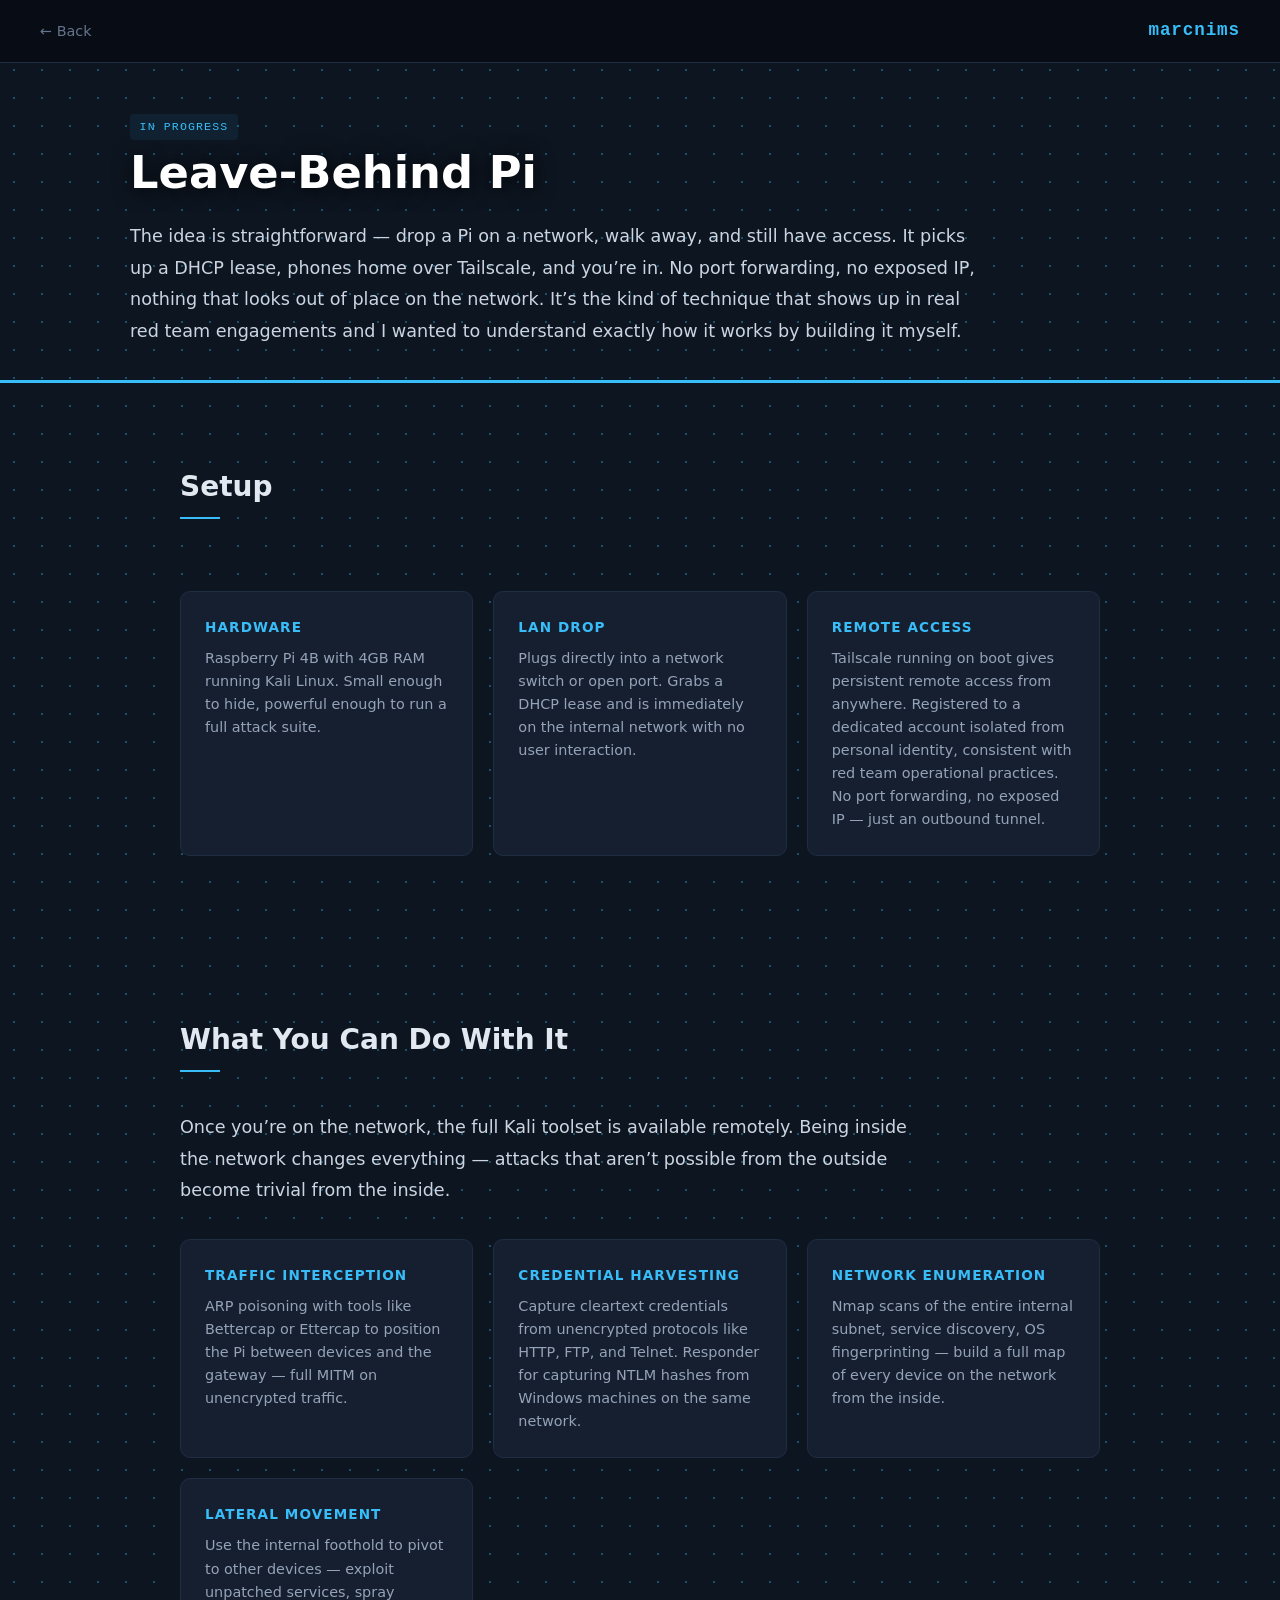
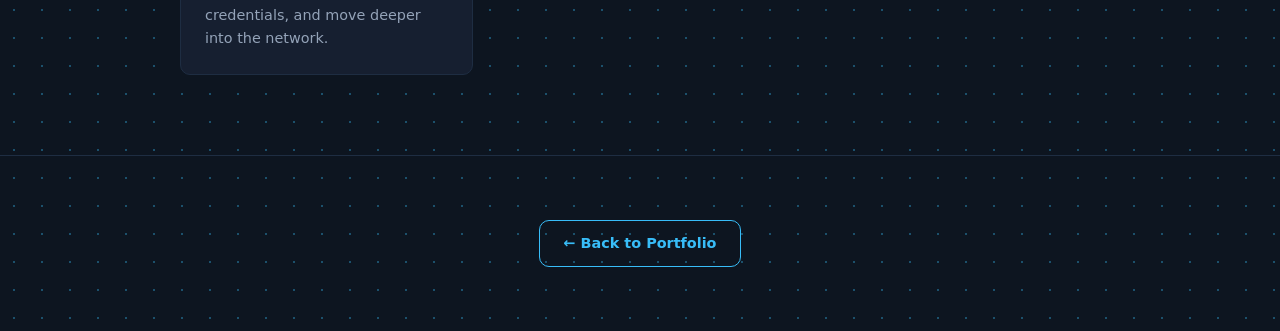
<file: leavebehind.html>
<!DOCTYPE html>
<html lang="en">
<head>
  <meta charset="UTF-8" />
  <meta name="viewport" content="width=device-width, initial-scale=1.0" />
  <title>Leave-Behind Pi - Marc Nims</title>
  <link rel="stylesheet" href="style.css" />
  <link rel="stylesheet" href="project.css" />
</head>
<body class="page-project">

  <nav>
    <a href="index.html#projects" class="nav-back">&#8592; Back</a>
    <span class="nav-logo">marcnims</span>
  </nav>

  <section class="project-header">
    <div class="container">
      <span class="card-tag">In Progress</span>
      <h1>Leave-Behind Pi</h1>
      <p class="project-body">
        The idea is straightforward &mdash; drop a Pi on a network, walk away, and still have access.
        It picks up a DHCP lease, phones home over Tailscale, and you&rsquo;re in. No port forwarding,
        no exposed IP, nothing that looks out of place on the network. It&rsquo;s the kind of technique
        that shows up in real red team engagements and I wanted to understand exactly how it works by
        building it myself.
      </p>
    </div>
  </section>

  <section class="project-section alt">
    <div class="container">
      <h2 class="section-title">Setup</h2>
      <div class="project-grid">
        <div class="project-detail-card">
          <h4>Hardware</h4>
          <p>Raspberry Pi 4B with 4GB RAM running Kali Linux. Small enough to hide, powerful enough to run a full attack suite.</p>
        </div>
        <div class="project-detail-card">
          <h4>LAN Drop</h4>
          <p>Plugs directly into a network switch or open port. Grabs a DHCP lease and is immediately on the internal network with no user interaction.</p>
        </div>
        <div class="project-detail-card">
          <h4>Remote Access</h4>
          <p>Tailscale running on boot gives persistent remote access from anywhere. Registered to a dedicated account isolated from personal identity, consistent with red team operational practices. No port forwarding, no exposed IP &mdash; just an outbound tunnel.</p>
        </div>
      </div>
    </div>
  </section>

  <section class="project-section">
    <div class="container">
      <h2 class="section-title">What You Can Do With It</h2>
      <p class="project-body">Once you&rsquo;re on the network, the full Kali toolset is available remotely. Being inside the network changes everything &mdash; attacks that aren&rsquo;t possible from the outside become trivial from the inside.</p>
      <div class="project-grid">
        <div class="project-detail-card">
          <h4>Traffic Interception</h4>
          <p>ARP poisoning with tools like Bettercap or Ettercap to position the Pi between devices and the gateway &mdash; full MITM on unencrypted traffic.</p>
        </div>
        <div class="project-detail-card">
          <h4>Credential Harvesting</h4>
          <p>Capture cleartext credentials from unencrypted protocols like HTTP, FTP, and Telnet. Responder for capturing NTLM hashes from Windows machines on the same network.</p>
        </div>
        <div class="project-detail-card">
          <h4>Network Enumeration</h4>
          <p>Nmap scans of the entire internal subnet, service discovery, OS fingerprinting &mdash; build a full map of every device on the network from the inside.</p>
        </div>
        <div class="project-detail-card">
          <h4>Lateral Movement</h4>
          <p>Use the internal foothold to pivot to other devices &mdash; exploit unpatched services, spray credentials, and move deeper into the network.</p>
        </div>
      </div>
    </div>
  </section>

  <div class="project-footer">
    <a href="index.html#projects" class="btn btn-outline">&#8592; Back to Portfolio</a>
  </div>

</body>
</html>
</file>
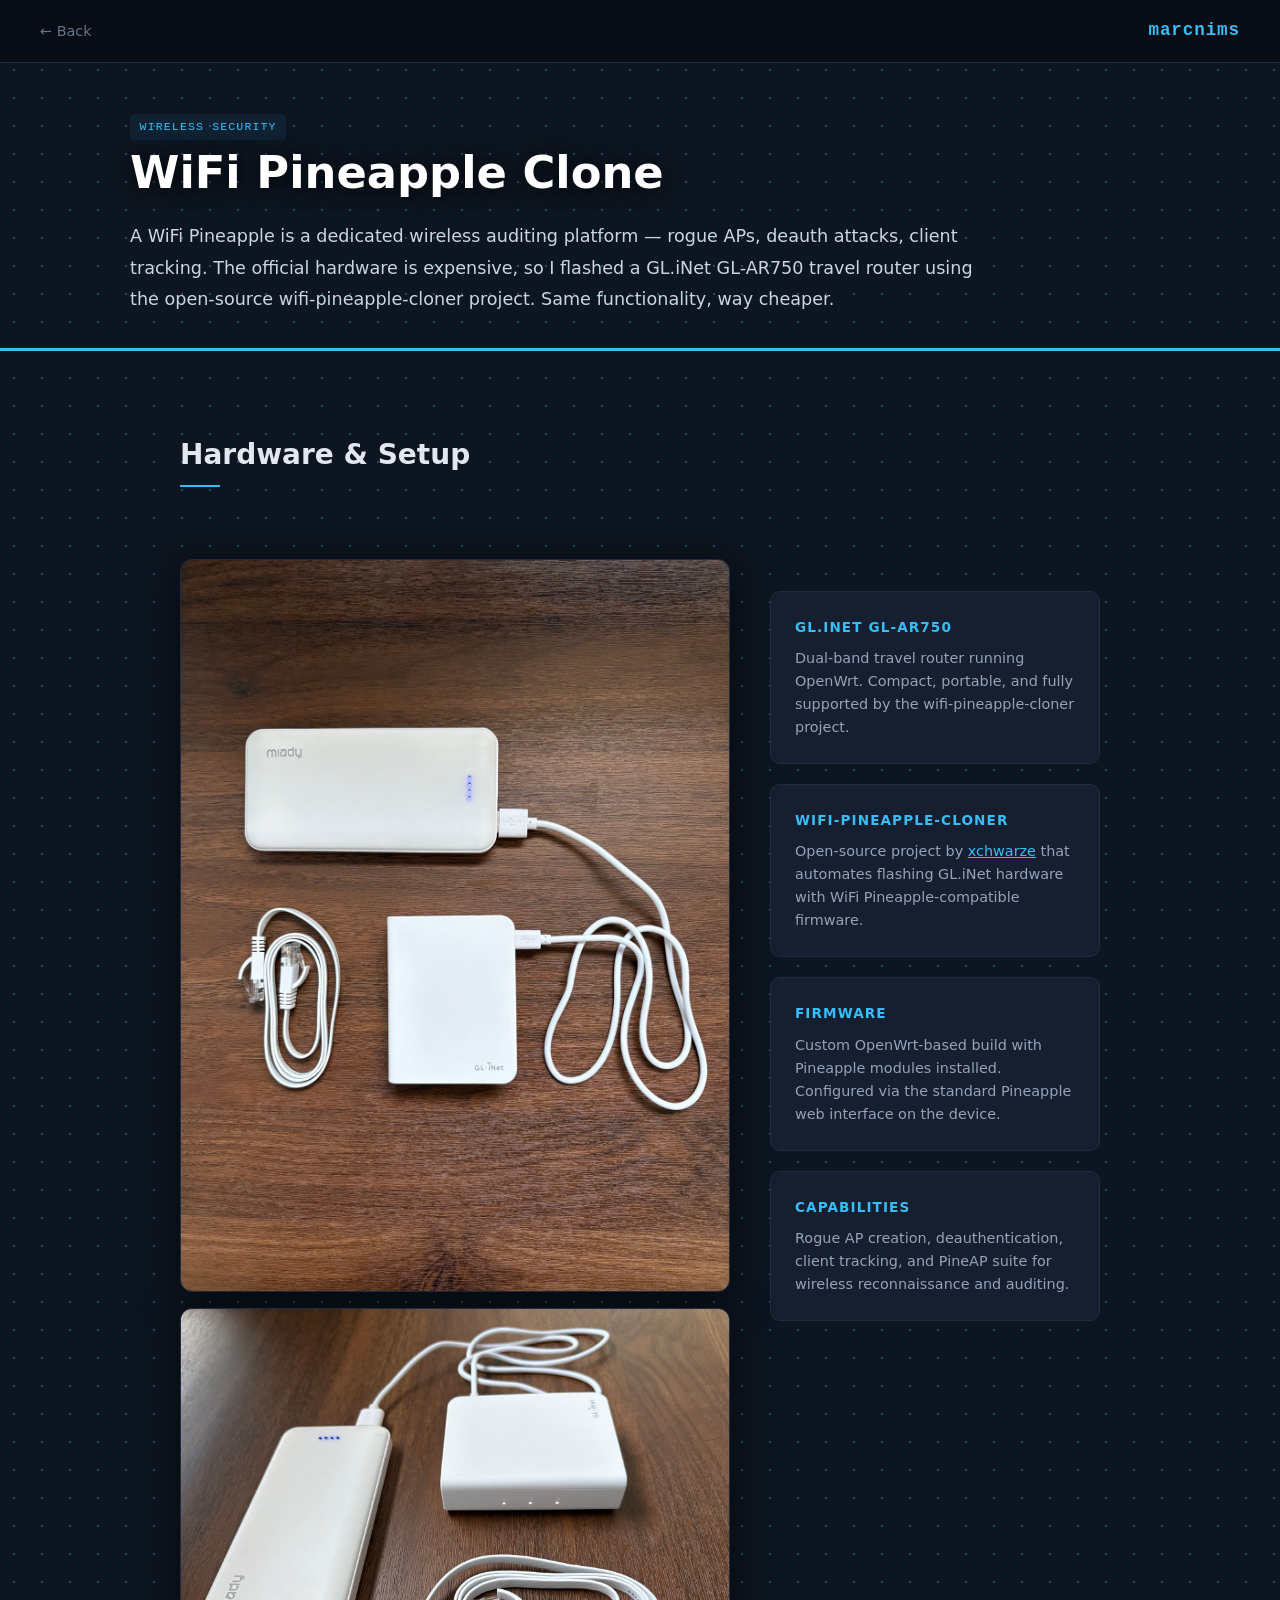
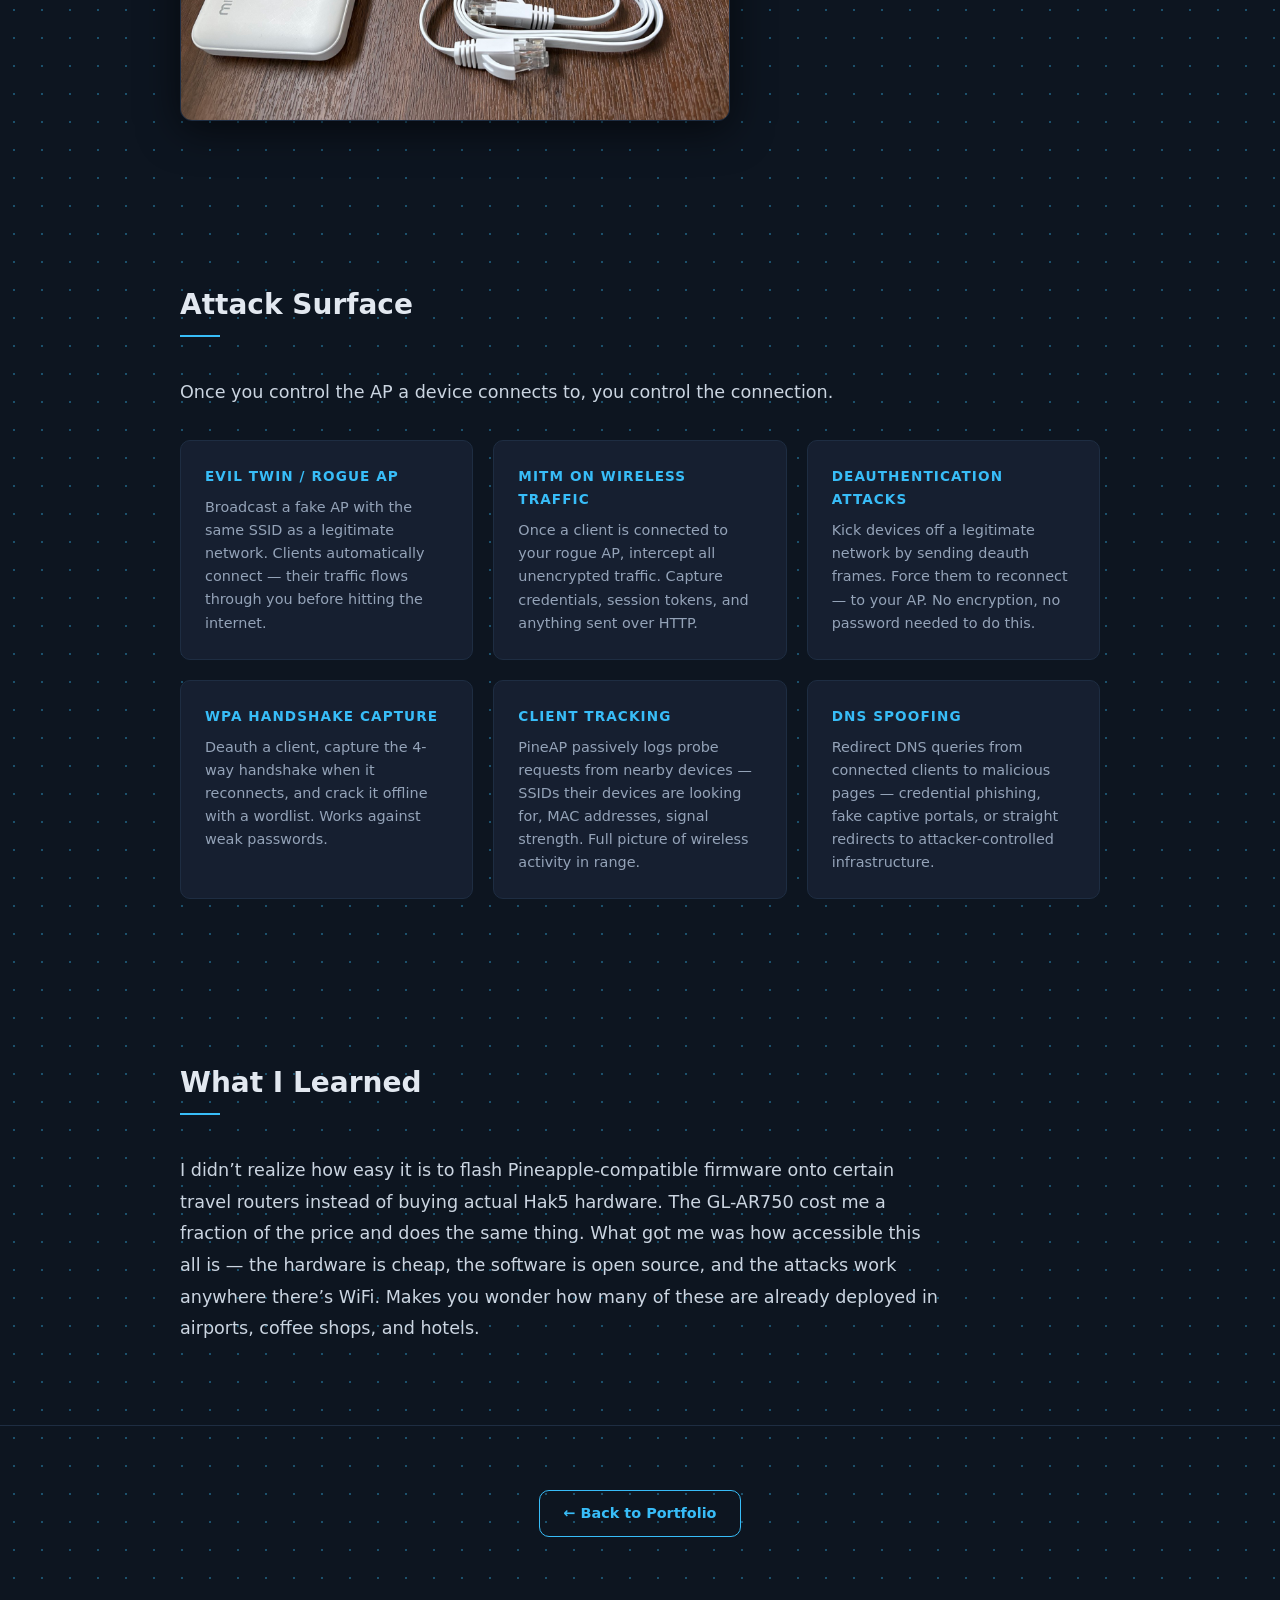
<file: pineapple.html>
<!DOCTYPE html>
<html lang="en">
<head>
  <meta charset="UTF-8" />
  <meta name="viewport" content="width=device-width, initial-scale=1.0" />
  <title>WiFi Pineapple Clone - Marc Nims</title>
  <link rel="stylesheet" href="style.css" />
  <link rel="stylesheet" href="project.css" />
</head>
<body class="page-project">

  <nav>
    <a href="index.html#projects" class="nav-back">&#8592; Back</a>
    <span class="nav-logo">marcnims</span>
  </nav>

  <section class="project-header">
    <div class="container">
      <span class="card-tag">Wireless Security</span>
      <h1>WiFi Pineapple Clone</h1>
      <p class="project-body">
        A WiFi Pineapple is a dedicated wireless auditing platform &mdash; rogue APs, deauth attacks,
        client tracking. The official hardware is expensive, so I flashed a GL.iNet GL-AR750 travel
        router using the open-source wifi-pineapple-cloner project. Same functionality, way cheaper.
      </p>
    </div>
  </section>

  <section class="project-section alt">
    <div class="container">
      <h2 class="section-title">Hardware &amp; Setup</h2>
      <div class="hardware-layout">
        <div class="pine-photos">
          <img src="Pictures/projects/wifi%20pineapple/pineIMG_5469.jpg" alt="GL-AR750 hardware" class="hardware-img" />
          <img src="Pictures/projects/wifi%20pineapple/pineIMG_5470.jpg" alt="GL-AR750 hardware" class="hardware-img" />
        </div>
        <div class="project-grid">
          <div class="project-detail-card">
            <h4>GL.iNet GL-AR750</h4>
            <p>Dual-band travel router running OpenWrt. Compact, portable, and fully supported by the wifi-pineapple-cloner project.</p>
          </div>
          <div class="project-detail-card">
            <h4>wifi-pineapple-cloner</h4>
            <p>Open-source project by <a href="https://github.com/xchwarze/wifi-pineapple-cloner/" target="_blank" rel="noopener" style="color:var(--accent)">xchwarze</a> that automates flashing GL.iNet hardware with WiFi Pineapple-compatible firmware.</p>
          </div>
          <div class="project-detail-card">
            <h4>Firmware</h4>
            <p>Custom OpenWrt-based build with Pineapple modules installed. Configured via the standard Pineapple web interface on the device.</p>
          </div>
          <div class="project-detail-card">
            <h4>Capabilities</h4>
            <p>Rogue AP creation, deauthentication, client tracking, and PineAP suite for wireless reconnaissance and auditing.</p>
          </div>
        </div>
      </div>
    </div>
  </section>

  <section class="project-section">
    <div class="container">
      <h2 class="section-title">Attack Surface</h2>
      <p class="project-body">Once you control the AP a device connects to, you control the connection.</p>
      <div class="project-grid">
        <div class="project-detail-card">
          <h4>Evil Twin / Rogue AP</h4>
          <p>Broadcast a fake AP with the same SSID as a legitimate network. Clients automatically connect &mdash; their traffic flows through you before hitting the internet.</p>
        </div>
        <div class="project-detail-card">
          <h4>MITM on Wireless Traffic</h4>
          <p>Once a client is connected to your rogue AP, intercept all unencrypted traffic. Capture credentials, session tokens, and anything sent over HTTP.</p>
        </div>
        <div class="project-detail-card">
          <h4>Deauthentication Attacks</h4>
          <p>Kick devices off a legitimate network by sending deauth frames. Force them to reconnect &mdash; to your AP. No encryption, no password needed to do this.</p>
        </div>
        <div class="project-detail-card">
          <h4>WPA Handshake Capture</h4>
          <p>Deauth a client, capture the 4-way handshake when it reconnects, and crack it offline with a wordlist. Works against weak passwords.</p>
        </div>
        <div class="project-detail-card">
          <h4>Client Tracking</h4>
          <p>PineAP passively logs probe requests from nearby devices &mdash; SSIDs their devices are looking for, MAC addresses, signal strength. Full picture of wireless activity in range.</p>
        </div>
        <div class="project-detail-card">
          <h4>DNS Spoofing</h4>
          <p>Redirect DNS queries from connected clients to malicious pages &mdash; credential phishing, fake captive portals, or straight redirects to attacker-controlled infrastructure.</p>
        </div>
      </div>
    </div>
  </section>

  <section class="project-section alt">
    <div class="container">
      <h2 class="section-title">What I Learned</h2>
      <p class="project-body">
        I didn&rsquo;t realize how easy it is to flash Pineapple-compatible firmware onto certain travel routers
        instead of buying actual Hak5 hardware. The GL-AR750 cost me a fraction of the price and does the same
        thing. What got me was how accessible this all is &mdash; the hardware is cheap, the software is open
        source, and the attacks work anywhere there&rsquo;s WiFi. Makes you wonder how many of these are
        already deployed in airports, coffee shops, and hotels.
      </p>
    </div>
  </section>

  <div class="project-footer">
    <a href="index.html#projects" class="btn btn-outline">&#8592; Back to Portfolio</a>
  </div>

</body>
</html>
</file>
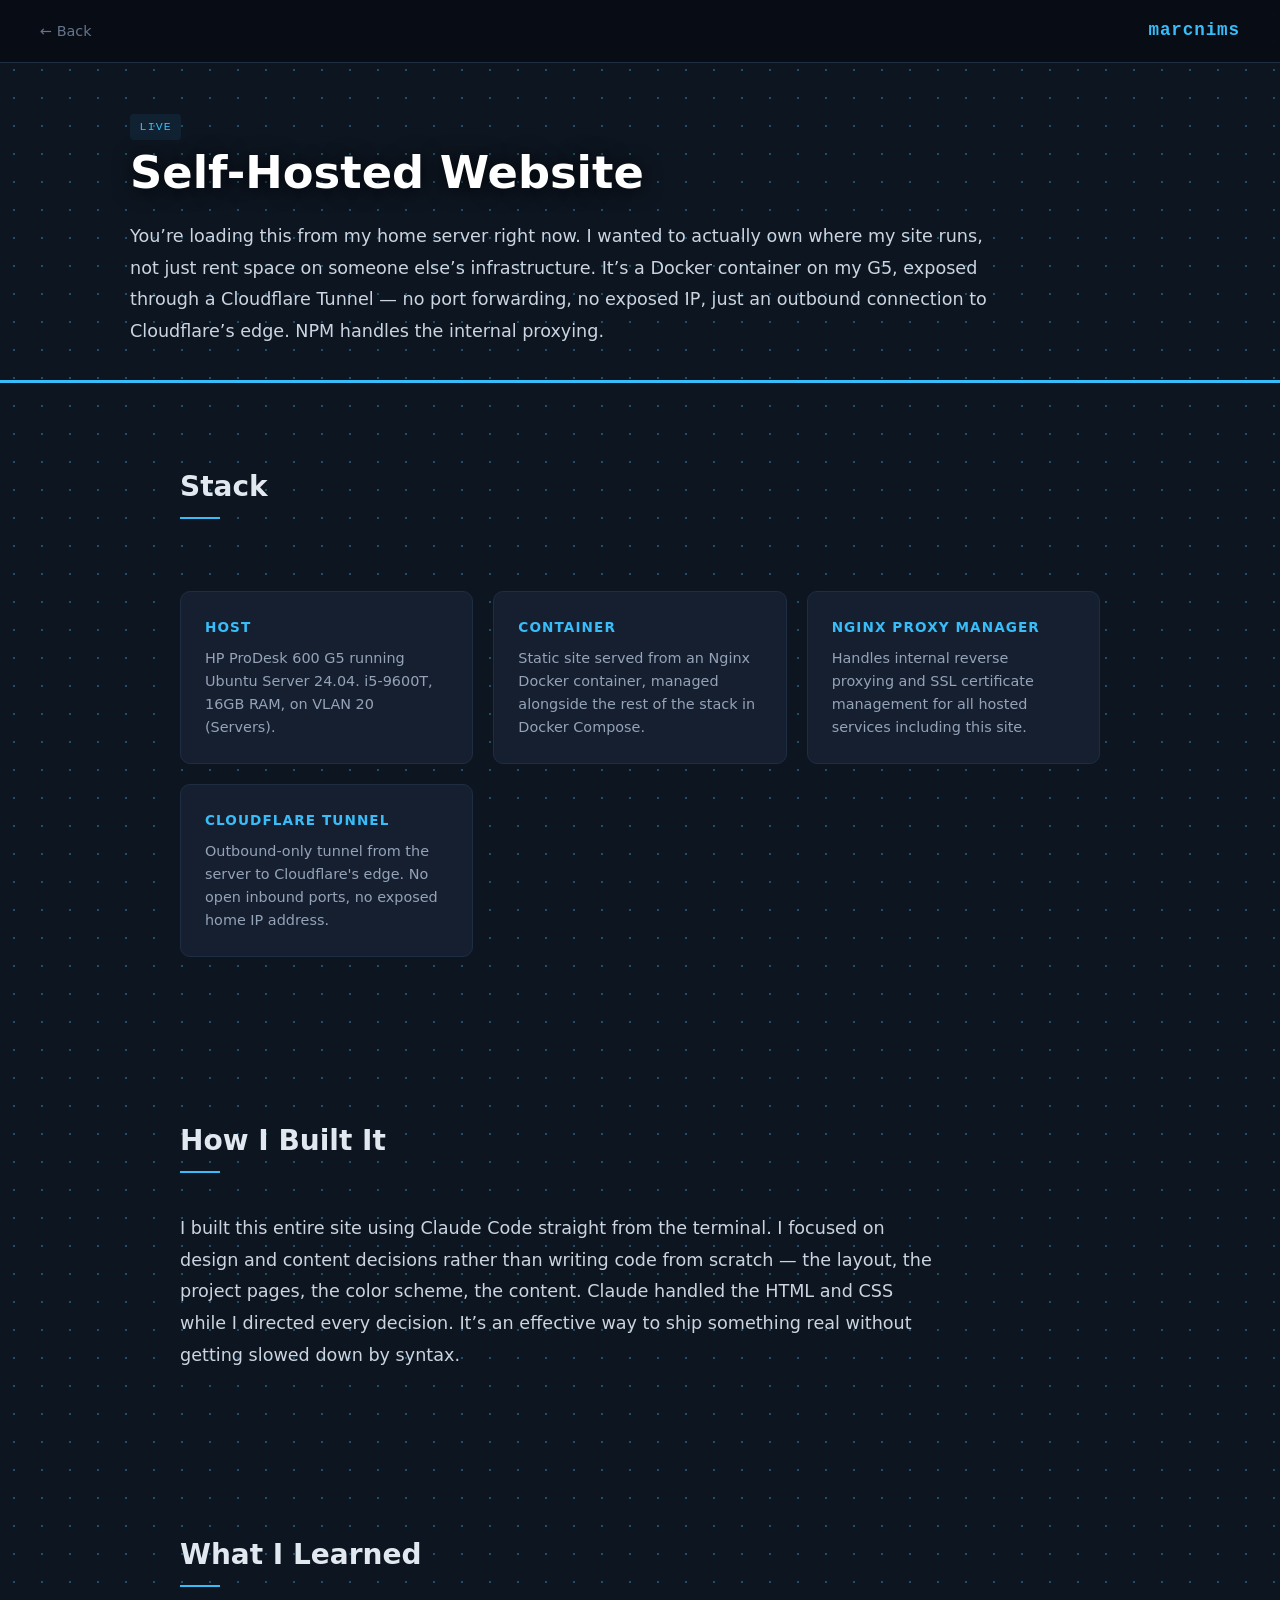
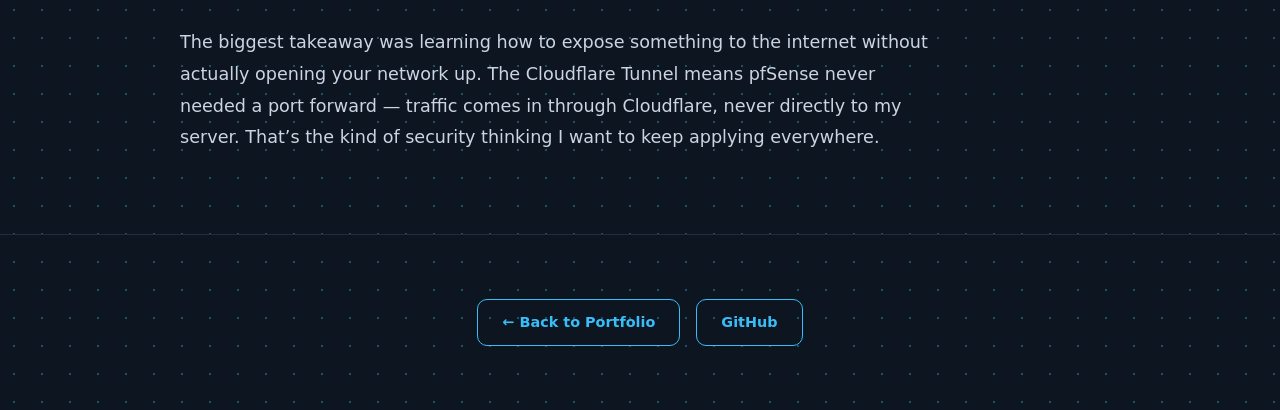
<file: self-hosted.html>
<!DOCTYPE html>
<html lang="en">
<head>
  <meta charset="UTF-8" />
  <meta name="viewport" content="width=device-width, initial-scale=1.0" />
  <title>Self-Hosted Website - Marc Nims</title>
  <link rel="stylesheet" href="style.css" />
  <link rel="stylesheet" href="project.css" />
</head>
<body class="page-project">

  <nav>
    <a href="index.html#projects" class="nav-back">&#8592; Back</a>
    <span class="nav-logo">marcnims</span>
  </nav>

  <section class="project-header">
    <div class="container">
      <span class="card-tag">Live</span>
      <h1>Self-Hosted Website</h1>
      <p class="project-body">
        You&rsquo;re loading this from my home server right now. I wanted to actually own where my site
        runs, not just rent space on someone else&rsquo;s infrastructure. It&rsquo;s a Docker container
        on my G5, exposed through a Cloudflare Tunnel &mdash; no port forwarding, no exposed IP, just
        an outbound connection to Cloudflare&rsquo;s edge. NPM handles the internal proxying.
      </p>
    </div>
  </section>

  <section class="project-section alt">
    <div class="container">
      <h2 class="section-title">Stack</h2>
      <div class="project-grid">
        <div class="project-detail-card">
          <h4>Host</h4>
          <p>HP ProDesk 600 G5 running Ubuntu Server 24.04. i5-9600T, 16GB RAM, on VLAN 20 (Servers).</p>
        </div>
        <div class="project-detail-card">
          <h4>Container</h4>
          <p>Static site served from an Nginx Docker container, managed alongside the rest of the stack in Docker Compose.</p>
        </div>
        <div class="project-detail-card">
          <h4>Nginx Proxy Manager</h4>
          <p>Handles internal reverse proxying and SSL certificate management for all hosted services including this site.</p>
        </div>
        <div class="project-detail-card">
          <h4>Cloudflare Tunnel</h4>
          <p>Outbound-only tunnel from the server to Cloudflare's edge. No open inbound ports, no exposed home IP address.</p>
        </div>
      </div>
    </div>
  </section>

  <section class="project-section alt">
    <div class="container">
      <h2 class="section-title">How I Built It</h2>
      <p class="project-body">
        I built this entire site using Claude Code straight from the terminal. I focused on design and content
        decisions rather than writing code from scratch &mdash; the layout, the project pages, the color scheme,
        the content. Claude handled the HTML and CSS while I directed every decision. It&rsquo;s an effective way
        to ship something real without getting slowed down by syntax.
      </p>
    </div>
  </section>

  <section class="project-section">
    <div class="container">
      <h2 class="section-title">What I Learned</h2>
      <p class="project-body">
        The biggest takeaway was learning how to expose something to the internet without actually
        opening your network up. The Cloudflare Tunnel means pfSense never needed a port forward &mdash;
        traffic comes in through Cloudflare, never directly to my server. That&rsquo;s the kind of
        security thinking I want to keep applying everywhere.
      </p>
    </div>
  </section>

  <div class="project-footer" style="gap: 1rem;">
    <a href="index.html#projects" class="btn btn-outline">&#8592; Back to Portfolio</a>
    <a href="https://github.com/marcnims/marcnims.com" target="_blank" rel="noopener" class="btn btn-outline">GitHub</a>
  </div>

</body>
</html>
</file>
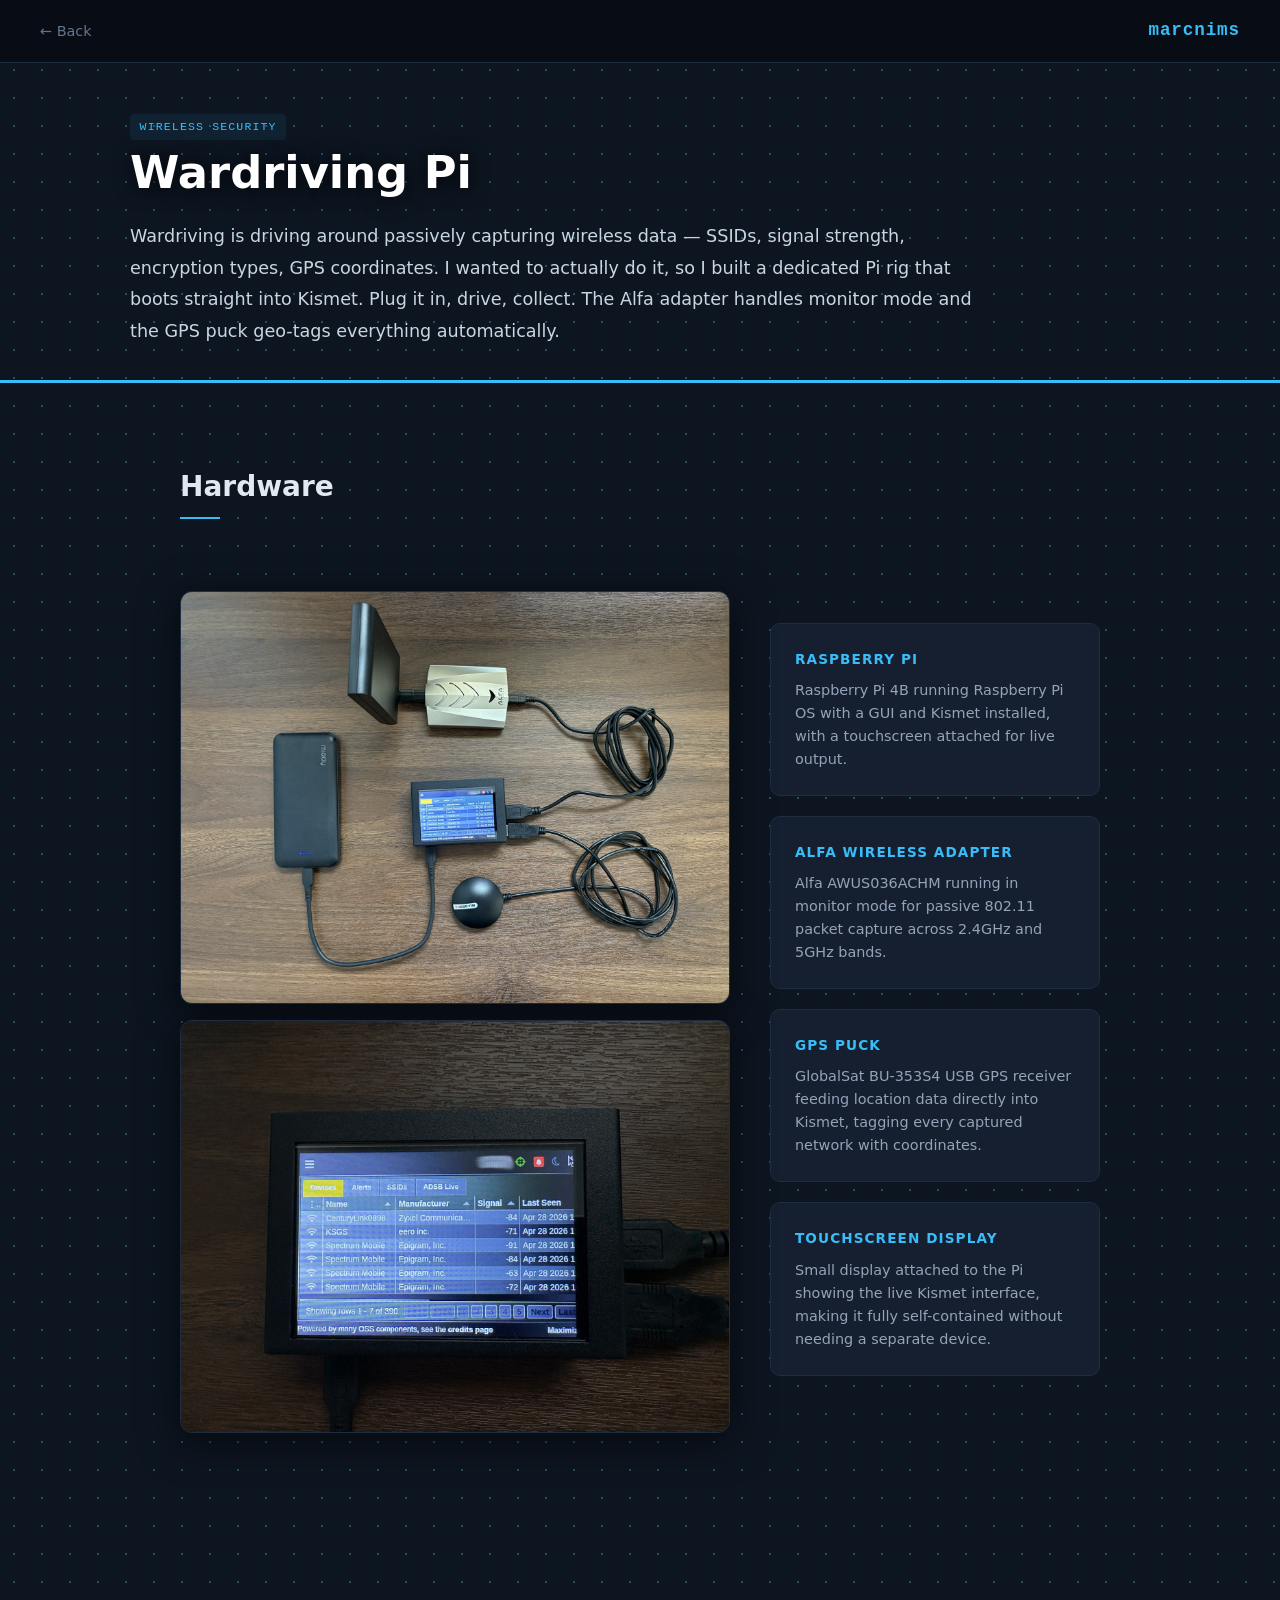
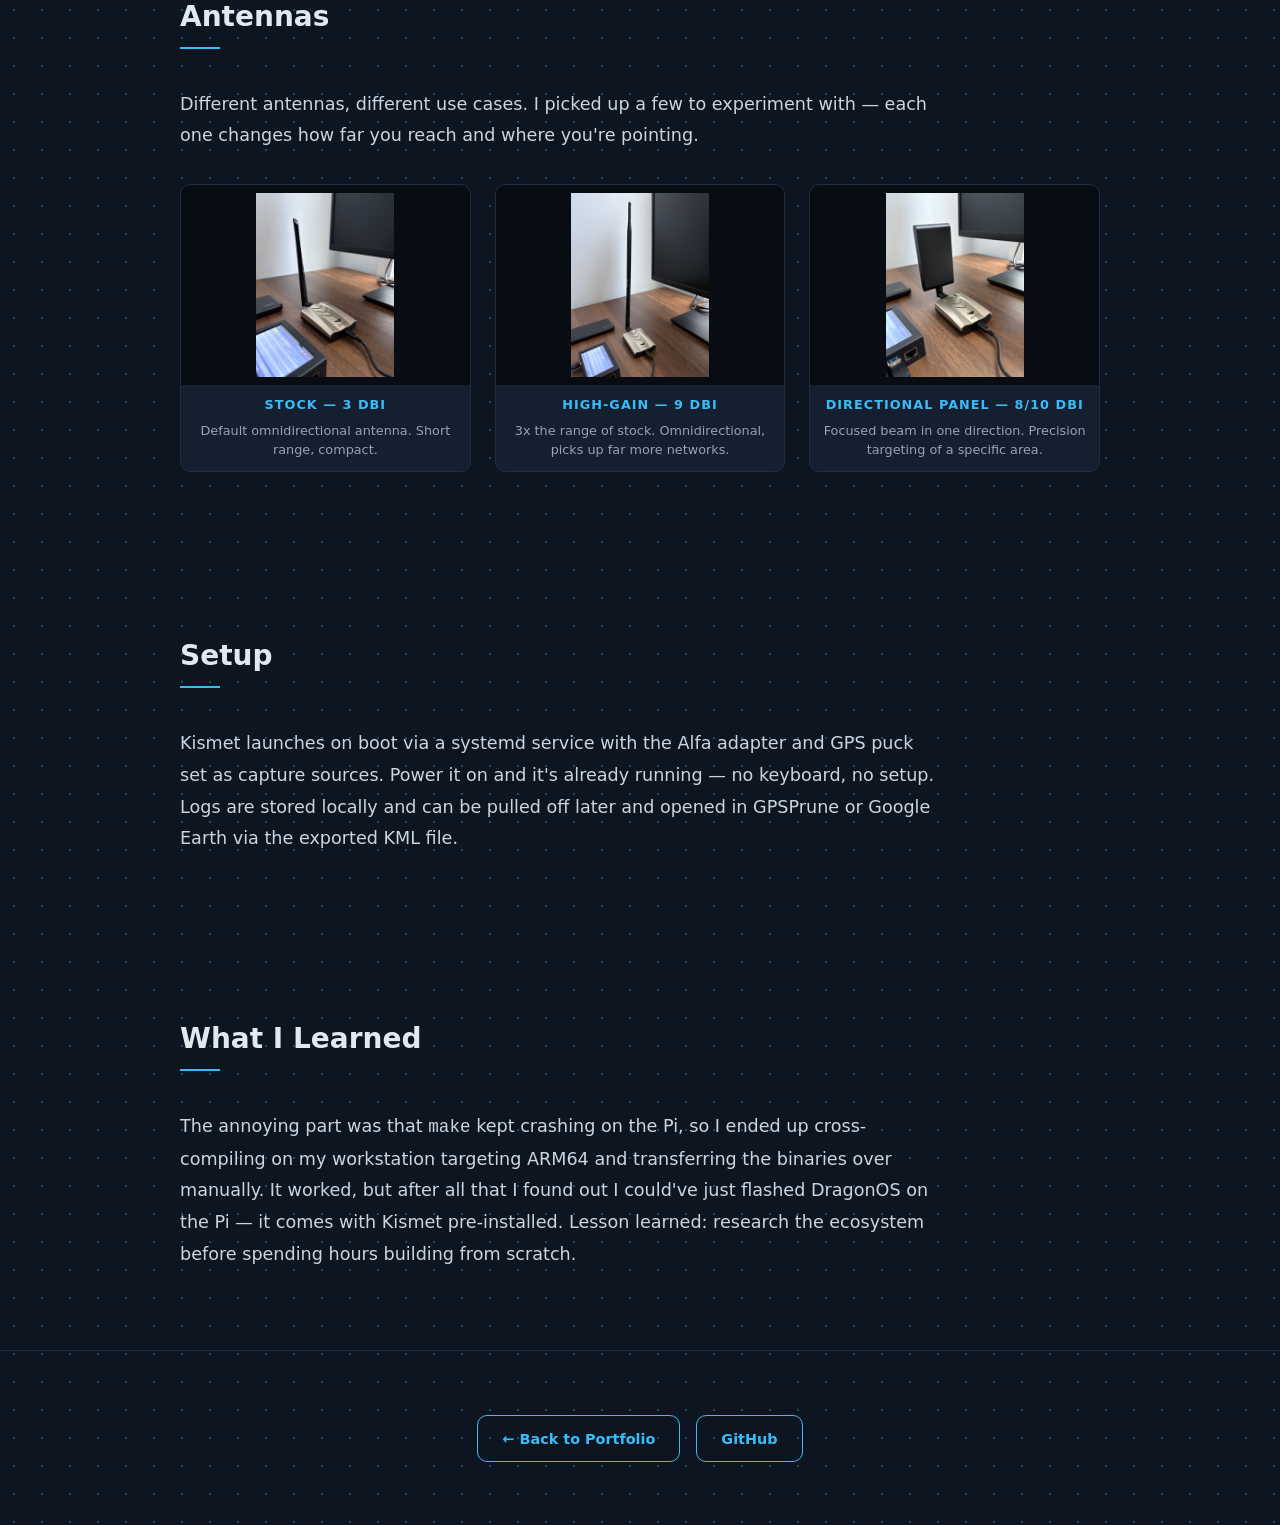
<file: wardriving.html>
<!DOCTYPE html>
<html lang="en">
<head>
  <meta charset="UTF-8" />
  <meta name="viewport" content="width=device-width, initial-scale=1.0" />
  <title>Wardriving Pi - Marc Nims</title>
  <link rel="stylesheet" href="style.css" />
  <link rel="stylesheet" href="project.css" />
</head>
<body class="page-project">

  <nav>
    <a href="index.html#projects" class="nav-back">&#8592; Back</a>
    <span class="nav-logo">marcnims</span>
  </nav>

  <section class="project-header">
    <div class="container">
      <span class="card-tag">Wireless Security</span>
      <h1>Wardriving Pi</h1>
      <p class="project-body">
        Wardriving is driving around passively capturing wireless data &mdash; SSIDs, signal strength,
        encryption types, GPS coordinates. I wanted to actually do it, so I built a dedicated Pi rig
        that boots straight into Kismet. Plug it in, drive, collect. The Alfa adapter handles monitor
        mode and the GPS puck geo-tags everything automatically.
      </p>
    </div>
  </section>

  <section class="project-section alt">
    <div class="container">
      <h2 class="section-title">Hardware</h2>
      <div class="hardware-layout">
        <div class="pine-photos">
          <img src="Pictures/projects/wardriving%20pi/kismetmacro.jpg" alt="Kismet macro" class="hardware-img" />
          <img src="Pictures/projects/wardriving%20pi/kismetcloseup.jpg" alt="Kismet close up" class="hardware-img" />
        </div>
        <div class="project-grid">
          <div class="project-detail-card">
            <h4>Raspberry Pi</h4>
            <p>Raspberry Pi 4B running Raspberry Pi OS with a GUI and Kismet installed, with a touchscreen attached for live output.</p>
          </div>
          <div class="project-detail-card">
            <h4>Alfa Wireless Adapter</h4>
            <p>Alfa AWUS036ACHM running in monitor mode for passive 802.11 packet capture across 2.4GHz and 5GHz bands.</p>
          </div>
          <div class="project-detail-card">
            <h4>GPS Puck</h4>
            <p>GlobalSat BU-353S4 USB GPS receiver feeding location data directly into Kismet, tagging every captured network with coordinates.</p>
          </div>
          <div class="project-detail-card">
            <h4>Touchscreen Display</h4>
            <p>Small display attached to the Pi showing the live Kismet interface, making it fully self-contained without needing a separate device.</p>
          </div>
        </div>
      </div>
    </div>
  </section>

  <section class="project-section">
    <div class="container">
      <h2 class="section-title">Antennas</h2>
      <p class="project-body">
        Different antennas, different use cases. I picked up a few to experiment with &mdash; each one
        changes how far you reach and where you're pointing.
      </p>
      <div class="antenna-grid">
        <div class="antenna-card">
          <img src="Pictures/projects/wardriving%20pi/antenna1.jpg" alt="Stock antenna" class="antenna-img" />
          <h4>Stock &mdash; 3 dBi</h4>
          <p>Default omnidirectional antenna. Short range, compact.</p>
        </div>
        <div class="antenna-card">
          <img src="Pictures/projects/wardriving%20pi/antenna2.jpg" alt="9dBi antenna" class="antenna-img" />
          <h4>High-Gain &mdash; 9 dBi</h4>
          <p>3x the range of stock. Omnidirectional, picks up far more networks.</p>
        </div>
        <div class="antenna-card">
          <img src="Pictures/projects/wardriving%20pi/antenna3.jpg" alt="Directional panel antenna" class="antenna-img" />
          <h4>Directional Panel &mdash; 8/10 dBi</h4>
          <p>Focused beam in one direction. Precision targeting of a specific area.</p>
        </div>
      </div>
    </div>
  </section>

  <section class="project-section alt">
    <div class="container">
      <h2 class="section-title">Setup</h2>
      <p class="project-body">
        Kismet launches on boot via a systemd service with the Alfa adapter and GPS puck set as capture
        sources. Power it on and it's already running &mdash; no keyboard, no setup. Logs are stored
        locally and can be pulled off later and opened in GPSPrune or Google Earth via the exported KML file.
      </p>
    </div>
  </section>

  <section class="project-section alt">
    <div class="container">
      <h2 class="section-title">What I Learned</h2>
      <p class="project-body">
        The annoying part was that <code>make</code>
        kept crashing on the Pi, so I ended up cross-compiling on my workstation targeting ARM64 and transferring
        the binaries over manually. It worked, but after all that I found out I could've just flashed DragonOS
        on the Pi &mdash; it comes with Kismet pre-installed. Lesson learned: research the ecosystem before
        spending hours building from scratch.
      </p>
    </div>
  </section>

  <div class="project-footer" style="gap: 1rem;">
    <a href="index.html#projects" class="btn btn-outline">&#8592; Back to Portfolio</a>
    <a href="https://github.com/marcnims/wardriving-pi" target="_blank" rel="noopener" class="btn btn-outline">GitHub</a>
  </div>

</body>
</html>
</file>
<file: style.css>
*, *::before, *::after { box-sizing: border-box; margin: 0; padding: 0; }

:root {
  --bg:        #080d14;
  --surface:   #0f1623;
  --surface2:  #161f30;
  --border:    #1e2d42;
  --accent:    #38bdf8;
  --accent2:   #818cf8;
  --text:      #e2e8f0;
  --muted:     #64748b;
  --radius:    10px;
}

html { scroll-behavior: smooth; overflow-x: hidden; }
body { overflow-x: hidden; }

body {
  background: var(--bg);
  color: var(--text);
  font-family: 'Segoe UI', system-ui, -apple-system, sans-serif;
  font-size: 16px;
  line-height: 1.7;
}

/* ── Nav ── */
nav {
  position: sticky;
  top: 0;
  z-index: 100;
  display: flex;
  align-items: center;
  justify-content: space-between;
  padding: 1rem 2.5rem;
  background: rgba(8, 13, 20, 0.85);
  backdrop-filter: blur(12px);
  border-bottom: 1px solid var(--border);
}

.nav-logo {
  font-family: 'Courier New', monospace;
  font-size: 1.1rem;
  color: var(--accent);
  font-weight: 700;
  letter-spacing: 0.05em;
}

nav ul {
  list-style: none;
  display: flex;
  gap: 2rem;
}

nav a {
  color: var(--muted);
  text-decoration: none;
  font-size: 0.9rem;
  transition: color 0.2s;
}

nav a:hover { color: var(--text); }

/* ── Hero ── */
#hero {
  position: relative;
  min-height: 100vh;
  display: flex;
  align-items: center;
  padding: 4rem 2.5rem;
  overflow: hidden;
  background: url('Pictures/hero.jpg') center/cover no-repeat;
}

.hero-bg {
  position: absolute;
  inset: 0;
  background:
    radial-gradient(ellipse 60% 50% at 70% 40%, rgba(56,189,248,0.08) 0%, transparent 70%),
    radial-gradient(ellipse 40% 40% at 20% 70%, rgba(129,140,248,0.06) 0%, transparent 70%);
  pointer-events: none;
}

.hero-content {
  position: relative;
  max-width: 680px;
  background: rgba(8, 13, 20, 0.72);
  backdrop-filter: blur(6px);
  -webkit-backdrop-filter: blur(6px);
  border: 1px solid rgba(56, 189, 248, 0.15);
  border-radius: 14px;
  padding: 2.5rem 3rem;
}

.hero-pre {
  color: #38bdf8;
  font-family: 'Courier New', monospace;
  font-size: 1.2rem;
  margin-bottom: 0.5rem;
  text-shadow: 0 1px 10px rgba(0,0,0,0.9);
}

h1 {
  font-size: clamp(3.5rem, 7vw, 6.5rem);
  font-weight: 800;
  line-height: 1.1;
  color: #ffffff;
  text-shadow: 0 2px 20px rgba(0,0,0,0.8);
  margin-bottom: 0.75rem;
}

.hero-title {
  font-family: 'Courier New', monospace;
  font-size: 1.5rem;
  color: #38bdf8;
  margin-bottom: 1.5rem;
  min-height: 1.8rem;
  text-shadow: 0 1px 10px rgba(0,0,0,0.9);
}

.cursor {
  animation: blink 1s step-end infinite;
  color: var(--accent);
}

@keyframes blink { 50% { opacity: 0; } }

.hero-desc {
  color: #ffffff;
  font-size: 1.25rem;
  max-width: 560px;
  margin-bottom: 2rem;
  text-shadow: 0 1px 8px rgba(0,0,0,0.9);
}

.hero-cta { display: flex; gap: 1rem; flex-wrap: wrap; }

/* ── Buttons ── */
.btn {
  display: inline-block;
  padding: 0.65rem 1.5rem;
  border-radius: var(--radius);
  font-size: 0.9rem;
  font-weight: 600;
  text-decoration: none;
  transition: all 0.2s;
  cursor: pointer;
}

.btn-primary {
  background: var(--accent);
  color: #000;
}

.btn-primary:hover {
  background: #7dd3fc;
  transform: translateY(-1px);
}

.btn-outline {
  border: 1px solid #38bdf8;
  color: #38bdf8;
  background: transparent;
}

.btn-outline:hover {
  border-color: var(--accent);
  color: var(--accent);
  transform: translateY(-1px);
}

/* ── Sections ── */
section { padding: 6rem 0; }

.container {
  max-width: 1000px;
  margin: 0 auto;
  padding: 0 2.5rem;
}

.section-title {
  font-size: 1.75rem;
  font-weight: 700;
  margin-bottom: 2.5rem;
  position: relative;
  display: inline-block;
}

.section-title::after {
  content: '';
  display: block;
  height: 2px;
  width: 40px;
  background: var(--accent);
  margin-top: 0.4rem;
}

/* ── About ── */
#about {
  min-height: 100vh;
  display: flex;
  align-items: center;
  background:
    linear-gradient(rgba(15, 22, 35, 0.1), rgba(15, 22, 35, 0.1)),
    url('Pictures/about1.jpg') center/cover no-repeat;
}

#about .container {
  max-width: 1400px;
}

.about-grid {
  display: grid;
  grid-template-columns: 1fr auto;
  gap: 4rem;
  align-items: start;
  background: rgba(8, 13, 20, 0.65);
  border: 1px solid rgba(56, 189, 248, 0.12);
  border-radius: 14px;
  padding: 3.5rem 4rem;
}

.about-text p { color: #f1f5f9; font-size: 1.25rem; margin-bottom: 1.25rem; }

.about-who {
  font-size: 1.5rem !important;
  font-weight: 700;
  color: #ffffff !important;
}


.about-creds {
  margin-top: 3rem !important;
  font-size: 1.15rem !important;
  color: #94a3b8 !important;
}

.cred-badge {
  font-size: 0.72rem;
  background: rgba(56, 189, 248, 0.12);
  color: var(--accent);
  border: 1px solid rgba(56, 189, 248, 0.3);
  border-radius: 20px;
  padding: 0.1rem 0.5rem;
  vertical-align: middle;
}

.about-list {
  list-style: none;
  display: flex;
  flex-direction: column;
  gap: 0.85rem;
}

.about-list li {
  color: #f1f5f9;
  font-size: 1.25rem;
  padding-left: 1.25rem;
  position: relative;
  line-height: 1.7;
}

.about-list li::before {
  content: '\203A';
  position: absolute;
  left: 0;
  color: var(--accent);
  font-size: 1.1rem;
}

.about-stats {
  display: flex;
  flex-direction: column;
  gap: 1.5rem;
  min-width: 160px;
  margin-top: 3rem;
}

.stat {
  display: flex;
  flex-direction: column;
  border-left: 2px solid var(--accent);
  padding-left: 1rem;
}

.stat-num {
  font-size: 2.2rem;
  font-weight: 800;
  color: var(--accent);
  line-height: 1;
}

.stat-label {
  font-size: 1rem;
  color: #e2e8f0;
  margin-top: 0.2rem;
}

/* ── Projects ── */
#projects {
  background:
    linear-gradient(rgba(8, 13, 20, 0.05), rgba(8, 13, 20, 0.05)),
    url('Pictures/projects1.jpg') center/cover no-repeat;
}

.projects-grid {
  display: grid;
  grid-template-columns: repeat(auto-fill, minmax(280px, 1fr));
  gap: 1.5rem;
}

.card {
  position: relative;
  background: var(--surface);
  border: 1px solid var(--border);
  border-radius: var(--radius);
  padding: 1.75rem;
  transition: border-color 0.2s, transform 0.2s;
  display: flex;
  flex-direction: column;
  gap: 0.75rem;
  overflow: hidden;
  text-decoration: none;
  color: inherit;
  cursor: pointer;
}

.card:hover {
  border-color: var(--accent);
  transform: translateY(-3px);
}

.card-coming {
  opacity: 0.75;
}


.card-tag {
  font-family: 'Courier New', monospace;
  font-size: 0.72rem;
  color: var(--accent);
  text-transform: uppercase;
  letter-spacing: 0.1em;
  background: rgba(56,189,248,0.08);
  display: inline-block;
  padding: 0.2rem 0.6rem;
  border-radius: 4px;
  width: fit-content;
}

.card h3 {
  font-size: 1.1rem;
  font-weight: 700;
  color: var(--text);
}

.card p { font-size: 0.9rem; color: #cbd5e1; }

.card-details {
  list-style: none;
  display: flex;
  flex-direction: column;
  gap: 0.3rem;
  margin-top: 0.25rem;
}

.card-details li {
  font-size: 0.83rem;
  color: #cbd5e1;
  padding-left: 1rem;
  position: relative;
}

.card-details li::before {
  content: '\203A';
  position: absolute;
  left: 0;
  color: var(--accent);
}

.card-link {
  font-size: 0.85rem;
  color: var(--accent);
  text-decoration: none;
  margin-top: auto;
  padding-top: 0.5rem;
  transition: color 0.2s;
}

.card-link:hover { color: #7dd3fc; }

/* ── Skills ── */
#skills {
  background:
    linear-gradient(rgba(15, 22, 35, 0.35), rgba(15, 22, 35, 0.35)),
    url('Pictures/shahadat-rahman-BfrQnKBulYQ-unsplash.jpg') center/cover no-repeat;
}

.skills-groups {
  display: grid;
  grid-template-columns: repeat(auto-fill, minmax(240px, 1fr));
  gap: 2rem;
}

.skills-group h4 {
  font-size: 0.8rem;
  text-transform: uppercase;
  letter-spacing: 0.1em;
  color: var(--accent2);
  margin-bottom: 0.75rem;
}

.tags {
  display: flex;
  flex-wrap: wrap;
  gap: 0.5rem;
}

.tags span {
  font-size: 0.82rem;
  color: var(--text);
  background: var(--surface2);
  border: 1px solid var(--border);
  padding: 0.3rem 0.75rem;
  border-radius: 20px;
  transition: border-color 0.2s, color 0.2s;
}

.tags span:hover {
  border-color: var(--accent);
  color: var(--accent);
}

/* ── Contact ── */
#contact {
  background:
    linear-gradient(rgba(8, 13, 20, 0.05), rgba(8, 13, 20, 0.05)),
    url('Pictures/getintouch1.jpg') center/cover no-repeat;
}

.contact-inner {
  text-align: center;
  display: flex;
  flex-direction: column;
  align-items: center;
  gap: 2.5rem;
  background: rgba(8, 13, 20, 0.72);
  border: 1px solid rgba(56, 189, 248, 0.12);
  border-radius: 14px;
  padding: 4rem;
  backdrop-filter: blur(6px);
  -webkit-backdrop-filter: blur(6px);
}

.contact-lead {
  color: #f1f5f9;
  font-size: 1.15rem;
  max-width: 580px;
  line-height: 1.7;
}

.contact-roles {
  display: grid;
  grid-template-columns: repeat(auto-fit, minmax(200px, 1fr));
  gap: 1.25rem;
  width: 100%;
  max-width: 860px;
}

.contact-role {
  background: rgba(8, 13, 20, 0.35);
  border: 1px solid rgba(56, 189, 248, 0.2);
  border-radius: var(--radius);
  padding: 1.5rem 1.25rem;
  backdrop-filter: blur(4px);
  transition: border-color 0.2s, transform 0.2s;
}

.contact-role:hover {
  border-color: var(--accent);
  transform: translateY(-2px);
}

.role-icon {
  font-size: 1.6rem;
  display: block;
  margin-bottom: 0.6rem;
}

.contact-role h4 {
  font-size: 1rem;
  font-weight: 700;
  color: #38bdf8;
  margin-bottom: 0.4rem;
}

.contact-role p {
  font-size: 0.88rem;
  color: #e2e8f0;
  line-height: 1.5;
}

.contact-links { display: flex; gap: 1rem; flex-wrap: wrap; justify-content: center; }

/* ── Footer ── */
footer {
  border-top: 1px solid var(--border);
  padding: 2rem;
  text-align: center;
  color: var(--muted);
  font-size: 0.85rem;
}

.photo-credit {
  margin-top: 0.5rem;
  font-size: 0.75rem;
  color: var(--muted);
}

.photo-credit a {
  color: var(--muted);
  text-decoration: underline;
}

.photo-credit a:hover {
  color: var(--accent);
}

/* ── Responsive ── */
@media (max-width: 700px) {
  nav ul { gap: 1.2rem; }
  .about-grid { grid-template-columns: 1fr; gap: 2rem; }
  .about-stats { flex-direction: row; flex-wrap: wrap; }
}

@media (max-width: 480px) {
  nav { padding: 1rem 1.25rem; }
  #hero { padding: 3rem 1.25rem; }
  .container { padding: 0 1.25rem; }
  nav ul { gap: 1rem; }
}
</file>
<file: project.css>
.nav-back {
  color: var(--muted);
  text-decoration: none;
  font-size: 0.9rem;
  transition: color 0.2s;
}

.nav-back:hover { color: var(--accent); }

/* ── Dot grid background ── */
body.page-project {
  background-color: #0d1520;
  background-image: radial-gradient(circle, rgba(56,189,248,0.35) 1px, transparent 1px);
  background-size: 28px 28px;
}

body.page-project .project-section.alt {
  background: transparent;
}

body.page-project nav {
  background: rgba(8,13,20,0.9);
}

/* ── Project Header ── */
.project-header {
  padding: 3rem 0 2rem;
  border-bottom: 3px solid var(--accent);
}

.project-header .container {
  max-width: 1100px;
}

.project-header h1 {
  font-size: clamp(1.8rem, 4vw, 2.8rem);
  color: #ffffff;
  margin: 0.5rem 0 1.5rem;
  text-align: left;
}

.project-header .card-tag {
  display: inline-block;
}

.project-header .project-body {
  margin-top: 0;
  max-width: 860px;
  text-align: left;
}

/* ── Project Sections ── */
.project-section {
  padding: 5rem 0;
}

.project-section.alt {
  background: var(--surface);
}

.project-body {
  font-size: 1.1rem;
  color: #cbd5e1;
  line-height: 1.8;
  max-width: 760px;
}

/* ── Detail Cards ── */
.project-grid {
  display: grid;
  grid-template-columns: repeat(auto-fill, minmax(220px, 1fr));
  gap: 1.25rem;
  margin-top: 2rem;
}

.project-detail-card {
  background: var(--surface2);
  border: 1px solid var(--border);
  border-radius: var(--radius);
  padding: 1.5rem;
  transition: border-color 0.2s;
}

.project-detail-card:hover {
  border-color: var(--accent);
}

.project-detail-card h4 {
  font-size: 0.85rem;
  text-transform: uppercase;
  letter-spacing: 0.08em;
  color: var(--accent);
  margin-bottom: 0.5rem;
}

.project-detail-card p {
  font-size: 0.9rem;
  color: #94a3b8;
  line-height: 1.6;
}

/* ── Hardware Layout ── */
.hardware-layout {
  display: grid;
  grid-template-columns: 550px 1fr;
  gap: 2.5rem;
  align-items: start;
  margin-top: 2rem;
}

.hardware-img {
  width: 100%;
  border-radius: 12px;
  border: 1px solid var(--border);
  box-shadow: 0 8px 40px rgba(0,0,0,0.6);
  position: sticky;
  top: 5rem;
}

@media (max-width: 800px) {
  .hardware-layout {
    grid-template-columns: 1fr;
  }
  .hardware-img {
    position: static;
    max-width: 400px;
  }
}

/* ── Pine Photos ── */
.pine-photos {
  display: flex;
  flex-direction: column;
  gap: 1rem;
  position: sticky;
  top: 5rem;
}



/* ── Antenna Grid ── */

.antenna-grid {
  display: flex;
  flex-direction: row;
  gap: 1.5rem;
  margin-top: 2rem;
}

.antenna-card {
  background: var(--surface2);
  border: 1px solid var(--border);
  border-radius: var(--radius);
  overflow: hidden;
  transition: border-color 0.2s;
  flex: 1;
  text-align: center;
}

.antenna-card:hover {
  border-color: var(--accent);
}

.antenna-img {
  width: 100%;
  height: 200px;
  object-fit: contain;
  background: var(--bg);
  display: block;
  padding: 0.5rem;
}

.antenna-card h4 {
  font-size: 0.8rem;
  text-transform: uppercase;
  letter-spacing: 0.08em;
  color: var(--accent);
  padding: 0.6rem 0.75rem 0.3rem;
}

.antenna-card p {
  font-size: 0.8rem;
  color: #94a3b8;
  line-height: 1.5;
  padding: 0 0.75rem 0.75rem;
}

/* ── Footer ── */
.project-footer {
  padding: 4rem 2.5rem;
  display: flex;
  justify-content: center;
  border-top: 1px solid var(--border);
}
</file>
